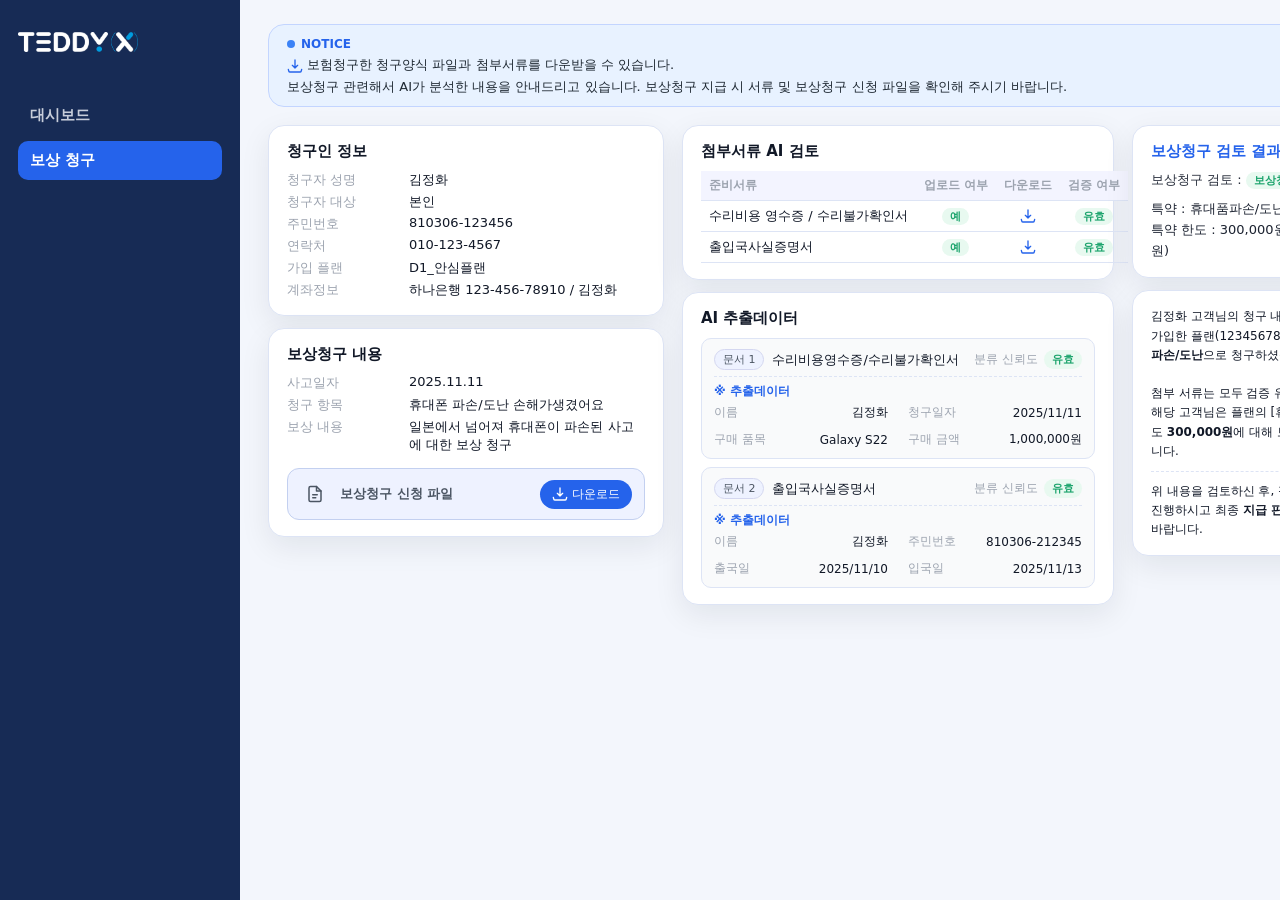
<file: p1-admin-dashboard/index.html>
<!DOCTYPE html>
<html lang="ko">
<head>
  <meta charset="UTF-8" />
  <title>보험 보상 청구 대시보드</title>
  <style>
    /* ==========================
       0. 기본 설정 / 리셋
    =========================== */
    :root {
      --bg-app: #f3f6fc;
      --bg-sidebar: #172b55;
      --bg-card: #ffffff;
      --bg-notice: #e8f2ff;

      --border-subtle: #dde4f5;
      --border-strong: #c3d0f0;

      --text-main: #111827;
      --text-muted: #9ca3af;
      --text-accent: #2563eb;
      --text-success: #1aa36b;

      --radius-lg: 10px;
      --radius-xl: 16px;
      --shadow-card: 0 10px 30px rgba(15, 23, 42, 0.08);
    }

    * {
      box-sizing: border-box;
      margin: 0;
      padding: 0;
    }

    body {
      font-family: -apple-system, BlinkMacSystemFont, "Noto Sans KR",
        system-ui, sans-serif;
      background: var(--bg-app);
      color: var(--text-main);
    }

    a {
      text-decoration: none;
      color: inherit;
    }

    /* ==========================
       1. 전체 레이아웃
    =========================== */
    .app {
      max-width: 1440px;
      min-width: 1440px; /* PC 고정 폭 */
      margin: 0 auto;
      min-height: 100vh;
      display: flex;
      background: var(--bg-app);
    }

    /* ==========================
       2. 사이드바
    =========================== */
    .sidebar {
      width: 240px;
      background: var(--bg-sidebar);
      color: #fff;
      padding: 20px 18px;
      display: flex;
      flex-direction: column;
    }

    .sidebar__logo {
      display: flex;
      align-items: center;
      margin-top: 12px;
      margin-bottom: 32px;
    }

    .sidebar__section {
      margin-top: 8px;
    }

    .sidebar__nav {
      list-style: none;
      display: flex;
      flex-direction: column;
      gap: 6px;
    }

    .sidebar__item {
      display: flex;
      align-items: center;
      padding: 10px 12px;
      border-radius: 10px;
      font-size: 15px;
      font-weight: 600;
      gap: 10px;
      cursor: pointer;
      transition: background 0.15s, opacity 0.15s, transform 0.1s;
      opacity: 0.8;
      color: var(--bg-app);
    }

    .sidebar__item:hover {
      background: rgba(37, 99, 235, 0.2);
      opacity: 1;
      transform: translateY(-1px);
    }

    .sidebar__item--active {
      background: var(--text-accent);
      color: #fff;
      opacity: 1;
    }

    /* ==========================
       3. 메인 영역
    =========================== */
    .main {
      flex: 1;
      padding: 24px 28px 32px;
      display: flex;
      flex-direction: column;
    }

    /* ----- Notice ----- */
    .notice {
      background: var(--bg-notice);
      border-radius: var(--radius-xl);
      padding: 10px 18px;
      display: flex;
      flex-direction: column;
      gap: 4px;
      font-size: 13px;
      border: 1px solid #c3d5ff;
      margin-bottom: 18px;
    }

    .notice__label {
      font-weight: 700;
      color: var(--text-accent);
      display: flex;
      align-items: center;
      gap: 6px;
      font-size: 12px;
      margin-top: 2px;
    }

    .notice__dot {
      width: 8px;
      height: 8px;
      border-radius: 50%;
      background: #3b82f6;
    }

    .notice__text p {
      margin: 0;
      line-height: 1.5;
      color: #1f2933;
    }

    .notice__text p + p {
      margin-top: 2px;
    }

    /* ==========================
       4. 아이콘 공통
    =========================== */
    .icon {
      display: inline-block;
      vertical-align: middle;
    }

    .icon--download {
      width: 16px;
      height: 16px;
    }

    .icon--download path {
      stroke: var(--text-accent);
      fill: none;
      stroke-linecap: round;
      stroke-linejoin: round;
      stroke-width: 2;
    }

    .icon--file {
      width: 18px;
      height: 18px;
    }

    .icon--file path {
      stroke: #4b5563;
      fill: none;
      stroke-linecap: round;
      stroke-linejoin: round;
      stroke-width: 2;
    }

    .btn--icon-white path {
      stroke: #ffffff;
    }

    /* ==========================
       5. 메인 콘텐츠 그리드
    =========================== */
    .content {
      max-width: 1200px;
      width: 100%;
      display: grid;
      grid-template-columns: minmax(0, 2.2fr) minmax(0, 2.4fr) minmax(280px, 1.5fr);
      gap: 18px;
    }

    /* ==========================
       6. 카드 공통
    =========================== */
    .card {
      background: var(--bg-card);
      border-radius: var(--radius-xl);
      padding: 16px 18px;
      box-shadow: var(--shadow-card);
      border: 1px solid var(--border-subtle);
    }

    .card + .card {
      margin-top: 12px;
    }

    .card__header {
      display: flex;
      align-items: center;
      justify-content: space-between;
      margin-bottom: 10px;
    }

    .card__title {
      font-size: 15px;
      font-weight: 600;
      display: flex;
      align-items: center;
      gap: 6px;
    }

    .card__grid {
      display: grid;
      grid-template-columns: 110px minmax(0, 1fr);
      row-gap: 4px;
      column-gap: 12px;
      font-size: 13px;
      margin-top: 4px;
    }

    .field-label {
      color: var(--text-muted);
    }

    .field-value {
      color: var(--text-main);
    }

    /* ==========================
       7. 테이블 / 뱃지
    =========================== */
    .table {
      width: 100%;
      border-collapse: collapse;
      font-size: 13px;
      margin-top: 6px;
    }

    .table th,
    .table td {
      padding: 6px 8px;
      border-bottom: 1px solid var(--border-subtle);
      text-align: center;
      white-space: nowrap;
    }

    .table th {
      font-weight: 600;
      color: var(--text-muted);
      font-size: 12px;
      background: #f3f4ff;
    }

    .table td:nth-child(1) {
      text-align: left;
    }

    .table td:nth-child(2) {
      white-space: normal;
    }

    .badge-status {
      width: fit-content;
      font-size: 11px;
      padding: 2px 8px;
      border-radius: 999px;
      background: #e8f9f0;
      color: var(--text-success);
      font-weight: 600;
    }

    /* ==========================
       8. AI 추출 문서 카드
    =========================== */
    .doc-list {
      display: flex;
      flex-direction: column;
      gap: 8px;
      margin-top: 6px;
      font-size: 12px;
    }

    .doc-item {
      border: 1px solid var(--border-subtle);
      border-radius: 10px;
      padding: 10px 12px;
      background: #f9fafb;
    }

    .doc-item__top {
      display: flex;
      justify-content: space-between;
      align-items: center;
      margin-bottom: 6px;
    }

    .doc-item__meta {
      display: flex;
      align-items: center;
      gap: 8px;
    }

    .doc-badge {
      display: inline-flex;
      align-items: center;
      justify-content: center;
      padding: 2px 8px;
      border-radius: 999px;
      background: #eef2ff;
      color: #4b5563;
      font-size: 11px;
      border: 1px solid #d4d7f0;
    }

    .doc-title {
      font-size: 13px;
      font-weight: 500;
      color: var(--text-main);
    }

    .doc-item__status {
      display: flex;
      align-items: center;
      gap: 6px;
      font-size: 12px;
      justify-content: flex-end;
    }

    .doc-status-label {
      color: var(--text-muted);
      font-weight: 500;
    }

    .doc-status-pill {
      padding: 2px 8px;
      border-radius: 999px;
      background: #e8f9f0;
      color: #1aa36b;
      font-size: 11px;
      font-weight: 600;
    }

    .doc-item__body {
      border-top: 1px dashed var(--border-subtle);
      padding-top: 6px;
    }

    .doc-tag {
      font-size: 12px;
      color: var(--text-accent);
      margin-bottom: 4px;
      font-weight: 600;
    }

    .doc-data {
      display: flex;
      row-gap: 10px;
      column-gap: 20px;
      flex-wrap: wrap;
    }

    .doc-data .data-item {
      display: flex;
      gap: 20px;
      justify-content: space-between;
      flex: 1 1 40%;
      min-width: 120px;
      vertical-align: middle;
      align-items: center;
    }

    .doc-data dt {
      color: var(--text-muted);
    }

    .doc-data dd {
      margin: 0;
      color: var(--text-main);
    }

    /* ==========================
       9. 보상청구 신청 파일 카드
    =========================== */
    .claim-section__file {
      margin-top: 14px;
    }

    .file-card {
      display: flex;
      align-items: center;
      justify-content: space-between;
      padding: 10px 12px;
      border-radius: 12px;
      border: 0.5px solid var(--border-strong);
      background: #eef2ff;
      gap: 10px;
    }

    .file-card__left {
      display: flex;
      align-items: center;
      gap: 10px;
      min-width: 0;
    }

    .file-card__icon {
      width: 30px;
      height: 30px;
      display: flex;
      align-items: center;
      justify-content: center;
    }

    .file-card__title {
      font-size: 13px;
      font-weight: 600;
      color: #4b5563;
    }

    .file-card__btn {
      border: none;
      border-radius: 999px;
      padding: 6px 12px;
      font-size: 12px;
      background: var(--text-accent);
      color: #ffffff;
      display: inline-flex;
      align-items: center;
      gap: 4px;
      cursor: pointer;
      white-space: nowrap;
    }

    .file-card__btn:hover {
      background: #1d4ed8;
    }

    /* ==========================
       10. 보상청구 검토 결과 / 설명
    =========================== */
    .result-card .card__title {
      color: var(--text-accent);
    }

    .result-meta {
      font-size: 13px;
      margin-bottom: 10px;
    }

    .result-meta-label {
      opacity: 0.9;
    }

    .result-text {
      font-size: 13px;
      line-height: 1.6;
      opacity: 0.95;
    }

    .description {
      font-size: 12px;
      line-height: 1.6;
      color: var(--text-main);
    }

    .description__block + .description__block {
      margin-top: 10px;
      padding-top: 10px;
      border-top: 1px dashed var(--border-subtle);
    }

    .description strong {
      color: var(--text-main);
    }
  </style>
</head>
<body>
  <div class="app">
    <!-- ==========================
         Sidebar
    =========================== -->
    <aside class="sidebar">
      <div class="sidebar__logo">
        <a href="https://teddy10.com" class="logo">
          <img src="logo_white.png" alt="티디엑스" style="width:120px;">
        </a>
      </div>

      <div class="sidebar__section">
        <ul class="sidebar__nav">
          <li class="sidebar__item">대시보드</li>
          <li class="sidebar__item sidebar__item--active">보상 청구</li>
        </ul>
      </div>
    </aside>

    <!-- ==========================
         Main
    =========================== -->
    <main class="main">
      <!-- Notice -->
      <section class="notice">
        <div class="notice__label">
          <span class="notice__dot"></span>
          NOTICE
        </div>
        <div class="notice__text">
          <p>
            <span class="icon icon--download">
              <svg viewBox="0 0 24 24" class="icon--download">
                <path d="M12 15V3m0 12l-4-4m4 4l4-4M2 17l.621 2.485A2 2 0 0 0 4.561 21h14.878a2 2 0 0 0 1.94-1.515L22 17"/>
              </svg>
            </span>
            보험청구한 청구양식 파일과 첨부서류를 다운받을 수 있습니다.
          </p>
          <p>
            보상청구 관련해서 AI가 분석한 내용을 안내드리고 있습니다.
            보상청구 지급 시 서류 및 보상청구 신청 파일을 확인해 주시기 바랍니다.
          </p>
        </div>
      </section>

      <!-- 본문 컨텐츠 -->
      <section class="content">
        <!-- ==========================
             좌측 : 청구인 정보 / 보상청구 내용
        =========================== -->
        <div class="claim-section">
          <!-- 청구인 정보 -->
          <article class="card">
            <div class="card__header">
              <div class="card__title">청구인 정보</div>
            </div>

            <div class="card__grid">
              <div class="field-label">청구자 성명</div>
              <div class="field-value">김정화</div>

              <div class="field-label">청구자 대상</div>
              <div class="field-value">본인</div>

              <div class="field-label">주민번호</div>
              <div class="field-value">810306-123456</div>

              <div class="field-label">연락처</div>
              <div class="field-value">010-123-4567</div>

              <div class="field-label">가입 플랜</div>
              <div class="field-value">D1_안심플랜</div>

              <div class="field-label">계좌정보</div>
              <div class="field-value">하나은행 123-456-78910 / 김정화</div>
            </div>
          </article>

          <!-- 보상청구 내용 -->
          <article class="card">
            <div class="card__header">
              <div class="card__title">보상청구 내용</div>
            </div>

            <div class="card__grid">
              <div class="field-label">사고일자</div>
              <div class="field-value">2025.11.11</div>

              <div class="field-label">청구 항목</div>
              <div class="field-value">휴대폰 파손/도난 손해가생겼어요</div>

              <div class="field-label">보상 내용</div>
              <div class="field-value">
                일본에서 넘어져 휴대폰이 파손된 사고에 대한 보상 청구
              </div>
            </div>

            <!-- 보상청구 신청 파일 UI -->
            <div class="claim-section__file">
              <div class="file-card">
                <div class="file-card__left">
                  <div class="file-card__icon">
                    <svg viewBox="0 0 24 24" class="icon icon--file">
                      <path d="M14 2H6a2 2 0 0 0-2 2v16a2 2 0 0 0 2 2h12a2 2 0 0 0 2-2V8z"/>
                      <path d="M14 2v6h6M9 13h6M9 17h4"/>
                    </svg>
                  </div>
                  <div>
                    <div class="file-card__title">보상청구 신청 파일</div>
                  </div>
                </div>
                <button class="file-card__btn btn--icon-white" type="button">
                  <svg viewBox="0 0 24 24" class="icon icon--download">
                    <path d="M12 15V3m0 12l-4-4m4 4l4-4M2 17l.621 2.485A2 2 0 0 0 4.561 21h14.878a2 2 0 0 0 1.94-1.515L22 17"/>
                  </svg>
                  다운로드
                </button>
              </div>
            </div>
          </article>
        </div>

        <!-- ==========================
             중간 : 첨부서류 AI 검토 + AI 추출데이터
        =========================== -->
        <div>
          <!-- 첨부서류 AI 검토 -->
          <article class="card">
            <div class="card__header">
              <div class="card__title">첨부서류 AI 검토</div>
            </div>

            <table class="table">
              <thead>
                <tr>
                  <th style="width: 120px; text-align: left;">준비서류</th>
                  <th style="width: 80px;">업로드 여부</th>
                  <th style="width: 80px;">다운로드</th>
                  <th style="width: 70px;">검증 여부</th>
                </tr>
              </thead>
              <tbody>
                <tr>
                  <td>수리비용 영수증 / 수리불가확인서</td>
                  <td><span class="badge-status">예</span></td>
                  <td>
                    <span class="icon icon--download">
                      <svg viewBox="0 0 24 24" class="icon--download">
                        <path d="M12 15V3m0 12l-4-4m4 4l4-4M2 17l.621 2.485A2 2 0 0 0 4.561 21h14.878a2 2 0 0 0 1.94-1.515L22 17"/>
                      </svg>
                    </span>
                  </td>
                  <td><span class="badge-status">유효</span></td>
                </tr>
                <tr>
                  <td>출입국사실증명서</td>
                  <td><span class="badge-status">예</span></td>
                  <td>
                    <span class="icon icon--download">
                      <svg viewBox="0 0 24 24" class="icon--download">
                        <path d="M12 15V3m0 12l-4-4m4 4l4-4M2 17l.621 2.485A2 2 0 0 0 4.561 21h14.878a2 2 0 0 0 1.94-1.515L22 17"/>
                      </svg>
                    </span>
                  </td>
                  <td><span class="badge-status">유효</span></td>
                </tr>
              </tbody>
            </table>
          </article>

          <!-- AI 추출데이터 -->
          <article class="card">
            <div class="card__header">
              <div class="card__title">AI 추출데이터</div>
            </div>

            <div class="doc-list">
              <!-- 문서 1 -->
              <div class="doc-item">
                <div class="doc-item__top">
                  <div class="doc-item__meta">
                    <span class="doc-badge">문서 1</span>
                    <span class="doc-title">수리비용영수증/수리불가확인서</span>
                  </div>
                  <div class="doc-item__status">
                    <span class="doc-status-label">분류 신뢰도</span>
                    <span class="doc-status-pill">유효</span>
                  </div>
                </div>

                <div class="doc-item__body">
                  <div class="doc-tag">※ 추출데이터</div>
                  <dl class="doc-data">
                    <div class="data-item">
                      <dt>이름</dt>
                      <dd>김정화</dd>
                    </div>
                    <div class="data-item">
                      <dt>청구일자</dt>
                      <dd>2025/11/11</dd>
                    </div>
                    <div class="data-item">
                      <dt>구매 품목</dt>
                      <dd>Galaxy S22</dd>
                    </div>
                    <div class="data-item">
                      <dt>구매 금액</dt>
                      <dd>1,000,000원</dd>
                    </div>
                  </dl>
                </div>
              </div>

              <!-- 문서 2 -->
              <div class="doc-item">
                <div class="doc-item__top">
                  <div class="doc-item__meta">
                    <span class="doc-badge">문서 2</span>
                    <span class="doc-title">출입국사실증명서</span>
                  </div>
                  <div class="doc-item__status">
                    <span class="doc-status-label">분류 신뢰도</span>
                    <span class="doc-status-pill">유효</span>
                  </div>
                </div>

                <div class="doc-item__body">
                  <div class="doc-tag">※ 추출데이터</div>
                  <dl class="doc-data">
                    <div class="data-item">
                      <dt>이름</dt>
                      <dd>김정화</dd>
                    </div>
                    <div class="data-item">
                      <dt>주민번호</dt>
                      <dd>810306-212345</dd>
                    </div>
                    <div class="data-item">
                      <dt>출국일</dt>
                      <dd>2025/11/10</dd>
                    </div>
                    <div class="data-item">
                      <dt>입국일</dt>
                      <dd>2025/11/13</dd>
                    </div>
                  </dl>
                </div>
              </div>
            </div>
          </article>
        </div>

        <!-- ==========================
             우측 : 검토 결과 + 설명
        =========================== -->
        <aside>
          <!-- 보상청구 검토 결과 -->
          <article class="card result-card">
            <div class="card__header">
              <div class="card__title">보상청구 검토 결과</div>
            </div>

            <div class="result-meta">
              <span class="result-meta-label">보상청구 검토 :</span>
              <span class="badge-status">보상청구 가능</span>
            </div>

            <p class="result-text">
              특약 : 휴대품파손/도난 <br/>
              특약 한도 : 300,000원(자기부담금 1만원)
            </p>
          </article>

          <!-- 설명 패널 -->
          <article class="card" style="margin-top:12px;">
            <div class="description">
              <div class="description__block">
                김정화 고객님의 청구 내역 검증 결과,<br/>
                가입한 플랜(12345678)에 있는 특약
                <strong>휴대품 파손/도난</strong>으로 청구하셨습니다.<br/><br/>
                첨부 서류는 모두 검증 유효로 판독되었으며,<br/>
                해당 고객님은 플랜의 [휴대품 파손/도난] 한도
                <strong>300,000원</strong>에 대해 보상 받으실 수 있습니다.
              </div>

              <div class="description__block">
                위 내용을 검토하신 후, 필요 시 추가 확인을 진행하시고
                최종 <strong>지급 판단</strong>을 진행해 주시기 바랍니다.
              </div>
            </div>
          </article>
        </aside>
      </section>
    </main>
  </div>
</body>
</html>
</file>
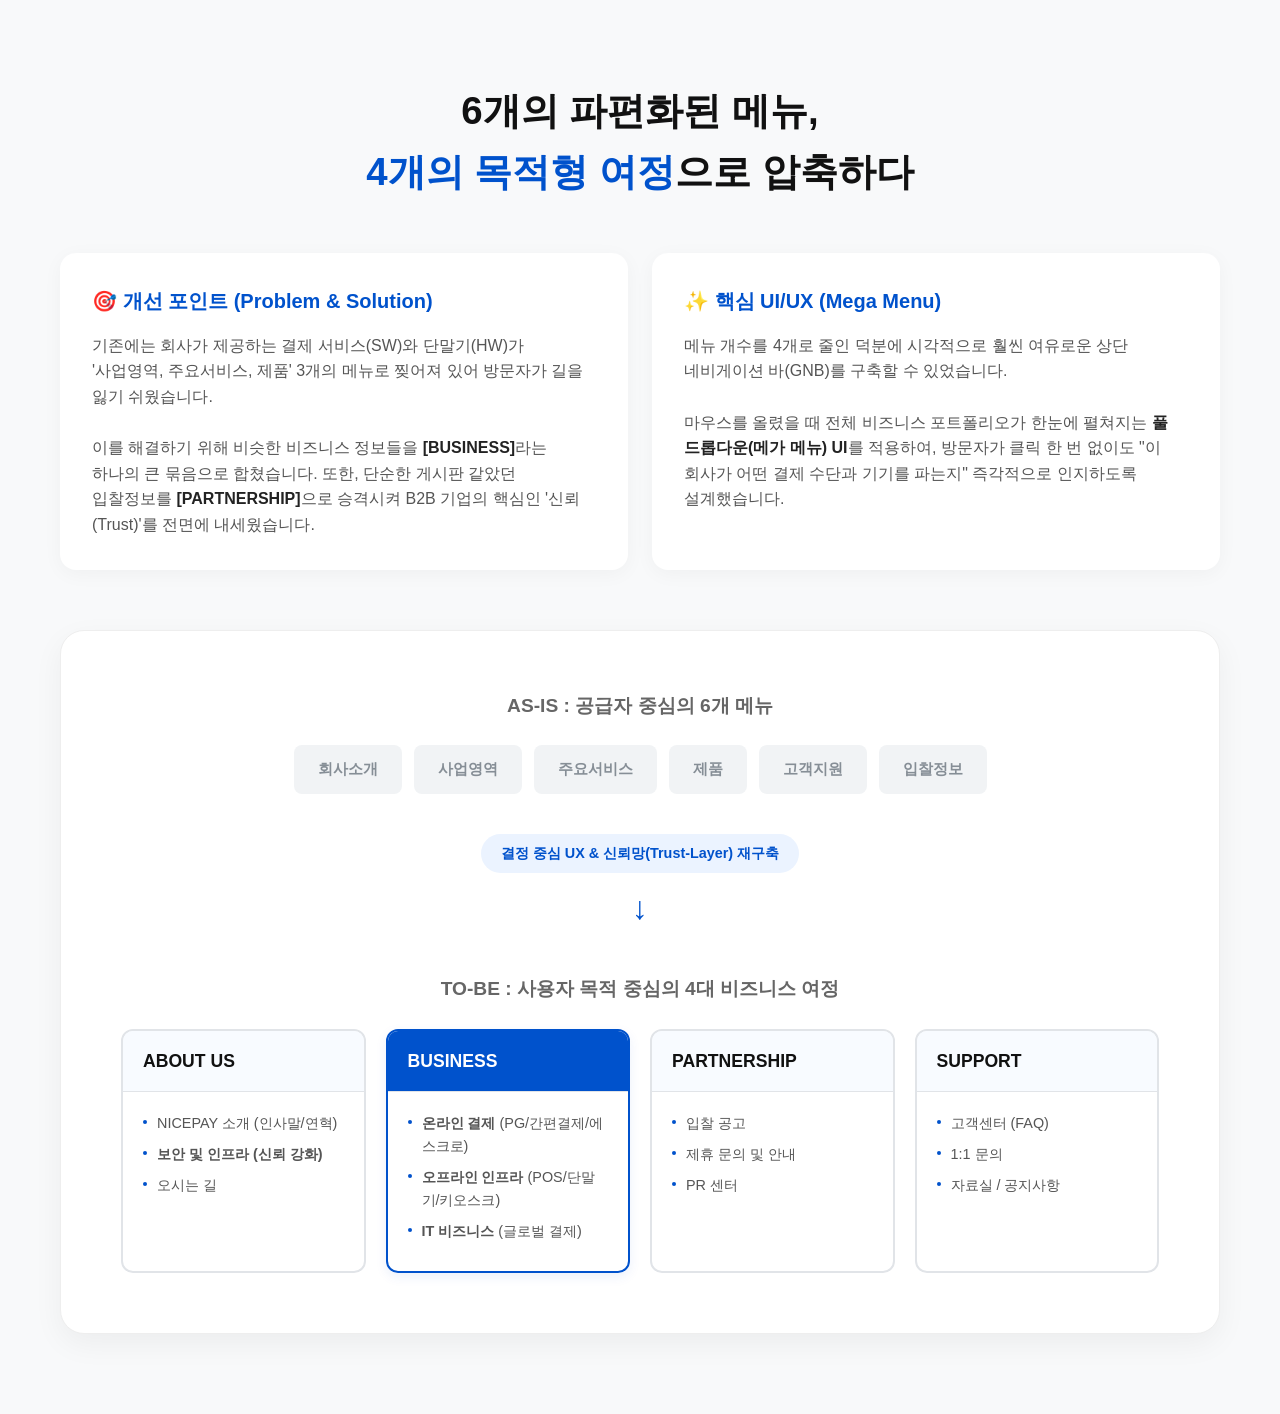
<file: portfolio-2026-b/concept-b copy.html>
<!DOCTYPE html>
<html lang="ko">
<head>
<meta charset="UTF-8">
<meta name="viewport" content="width=device-width, initial-scale=1.0">
<title>NICEPAY IA Redesign</title>
<style>
  /* 기본 스타일 리셋 및 폰트 */
  * { box-sizing: border-box; margin: 0; padding: 0; }
  body {
    font-family: 'Pretendard', -apple-system, sans-serif;
    background-color: #f8f9fa;
    color: #333;
    line-height: 1.6;
  }

  /* 포트폴리오 컨테이너 */
  .ia-portfolio-section {
    max-width: 1200px;
    margin: 80px auto;
    padding: 0 20px;
  }

  /* 1. 타이틀 영역 */
  .sec-title {
    text-align: center;
    margin-bottom: 50px;
  }
  .sec-title h2 {
    font-size: 2.4rem;
    font-weight: 800;
    color: #111;
    margin-bottom: 16px;
    word-break: keep-all;
  }
  .sec-title .highlight {
    color: #0052cc; /* NICEPAY 블루 */
  }

  /* 2. 텍스트 기획 영역 (개선 포인트 & 핵심 UI/UX) */
  .strategy-cards {
    display: flex;
    gap: 24px;
    margin-bottom: 60px;
  }
  .strategy-card {
    flex: 1;
    background: #fff;
    border-radius: 16px;
    padding: 32px;
    box-shadow: 0 4px 20px rgba(0,0,0,0.04);
  }
  .strategy-card h3 {
    font-size: 1.25rem;
    color: #0052cc;
    margin-bottom: 16px;
    display: flex;
    align-items: center;
    gap: 8px;
  }
  .strategy-card p {
    font-size: 1rem;
    color: #555;
    word-break: keep-all;
  }
  .strategy-card p strong {
    color: #222;
  }

  /* 3. IA 다이어그램 영역 */
  .ia-visual-board {
    background: #fff;
    border-radius: 24px;
    padding: 60px;
    box-shadow: 0 10px 30px rgba(0,0,0,0.05);
    border: 1px solid #eee;
  }
  .ia-visual-title {
    font-size: 1.2rem;
    font-weight: 700;
    margin-bottom: 24px;
    text-align: center;
    color: #666;
  }

  /* AS-IS (기존) */
  .asis-wrap {
    display: flex;
    justify-content: center;
    gap: 12px;
    flex-wrap: wrap;
    margin-bottom: 40px;
  }
  .asis-item {
    background: #f1f3f5;
    color: #868e96;
    padding: 12px 24px;
    border-radius: 8px;
    font-size: 0.95rem;
    font-weight: 600;
  }

  /* 화살표 (흐름) */
  .flow-arrow {
    text-align: center;
    margin-bottom: 40px;
    position: relative;
  }
  .flow-arrow::after {
    content: '↓';
    display: block;
    font-size: 2rem;
    color: #0052cc;
    margin-top: 10px;
  }
  .flow-badge {
    display: inline-block;
    background: #ebf3ff;
    color: #0052cc;
    padding: 8px 20px;
    border-radius: 30px;
    font-weight: 700;
    font-size: 0.9rem;
  }

  /* TO-BE (개선) */
  .tobe-wrap {
    display: grid;
    grid-template-columns: repeat(4, 1fr);
    gap: 20px;
  }
  .tobe-card {
    border: 2px solid #e1e4e8;
    border-radius: 12px;
    overflow: hidden;
    transition: all 0.3s ease;
  }
  .tobe-card:hover {
    border-color: #0052cc;
    box-shadow: 0 8px 24px rgba(0,82,204,0.1);
    transform: translateY(-5px);
  }
  .tobe-head {
    background: #f8fbff;
    padding: 16px 20px;
    border-bottom: 1px solid #e1e4e8;
    font-weight: 800;
    font-size: 1.1rem;
    color: #111;
  }
  .tobe-body {
    padding: 20px;
  }
  .tobe-body ul {
    list-style: none;
  }
  .tobe-body li {
    font-size: 0.9rem;
    color: #555;
    margin-bottom: 8px;
    position: relative;
    padding-left: 14px;
  }
  .tobe-body li::before {
    content: '';
    position: absolute;
    left: 0;
    top: 8px;
    width: 4px;
    height: 4px;
    background-color: #0052cc;
    border-radius: 50%;
  }

  /* 모바일 반응형 */
  @media (max-width: 900px) {
    .strategy-cards { flex-direction: column; }
    .tobe-wrap { grid-template-columns: repeat(2, 1fr); }
    .ia-visual-board { padding: 30px 20px; }
  }
  @media (max-width: 500px) {
    .tobe-wrap { grid-template-columns: 1fr; }
  }
</style>
</head>
<body>

<section class="ia-portfolio-section reveal">
  
  <div class="sec-title">
    <h2>6개의 파편화된 메뉴,<br><span class="highlight">4개의 목적형 여정</span>으로 압축하다</h2>
  </div>

  <div class="strategy-cards">
    <div class="strategy-card">
      <h3>🎯 개선 포인트 (Problem & Solution)</h3>
      <p>기존에는 회사가 제공하는 결제 서비스(SW)와 단말기(HW)가 '사업영역, 주요서비스, 제품' 3개의 메뉴로 찢어져 있어 방문자가 길을 잃기 쉬웠습니다.<br><br>
      이를 해결하기 위해 비슷한 비즈니스 정보들을 <strong>[BUSINESS]</strong>라는 하나의 큰 묶음으로 합쳤습니다. 또한, 단순한 게시판 같았던 입찰정보를 <strong>[PARTNERSHIP]</strong>으로 승격시켜 B2B 기업의 핵심인 '신뢰(Trust)'를 전면에 내세웠습니다.</p>
    </div>
    
    <div class="strategy-card">
      <h3>✨ 핵심 UI/UX (Mega Menu)</h3>
      <p>메뉴 개수를 4개로 줄인 덕분에 시각적으로 훨씬 여유로운 상단 네비게이션 바(GNB)를 구축할 수 있었습니다.<br><br>
      마우스를 올렸을 때 전체 비즈니스 포트폴리오가 한눈에 펼쳐지는 <strong>풀 드롭다운(메가 메뉴) UI</strong>를 적용하여, 방문자가 클릭 한 번 없이도 "이 회사가 어떤 결제 수단과 기기를 파는지" 즉각적으로 인지하도록 설계했습니다.</p>
    </div>
  </div>

  <div class="ia-visual-board">
    
    <div class="ia-visual-title">AS-IS : 공급자 중심의 6개 메뉴</div>
    <div class="asis-wrap">
      <div class="asis-item">회사소개</div>
      <div class="asis-item">사업영역</div>
      <div class="asis-item">주요서비스</div>
      <div class="asis-item">제품</div>
      <div class="asis-item">고객지원</div>
      <div class="asis-item">입찰정보</div>
    </div>

    <div class="flow-arrow">
      <div class="flow-badge">결정 중심 UX & 신뢰망(Trust-Layer) 재구축</div>
    </div>

    <div class="ia-visual-title">TO-BE : 사용자 목적 중심의 4대 비즈니스 여정</div>
    <div class="tobe-wrap" id="flowDiagram">
      
      <div class="tobe-card flow-node">
        <div class="tobe-head">ABOUT US</div>
        <div class="tobe-body">
          <ul>
            <li>NICEPAY 소개 (인사말/연혁)</li>
            <li><strong>보안 및 인프라 (신뢰 강화)</strong></li>
            <li>오시는 길</li>
          </ul>
        </div>
      </div>

      <div class="tobe-card flow-node" style="border-color: #0052cc; box-shadow: 0 4px 12px rgba(0,82,204,0.08);">
        <div class="tobe-head" style="background-color: #0052cc; color: #fff;">BUSINESS</div>
        <div class="tobe-body">
          <ul>
            <li><strong>온라인 결제</strong> (PG/간편결제/에스크로)</li>
            <li><strong>오프라인 인프라</strong> (POS/단말기/키오스크)</li>
            <li><strong>IT 비즈니스</strong> (글로벌 결제)</li>
          </ul>
        </div>
      </div>

      <div class="tobe-card flow-node">
        <div class="tobe-head">PARTNERSHIP</div>
        <div class="tobe-body">
          <ul>
            <li>입찰 공고</li>
            <li>제휴 문의 및 안내</li>
            <li>PR 센터</li>
          </ul>
        </div>
      </div>

      <div class="tobe-card flow-node">
        <div class="tobe-head">SUPPORT</div>
        <div class="tobe-body">
          <ul>
            <li>고객센터 (FAQ)</li>
            <li>1:1 문의</li>
            <li>자료실 / 공지사항</li>
          </ul>
        </div>
      </div>

    </div>
  </div>

</section>

</body>
</html>
</file>
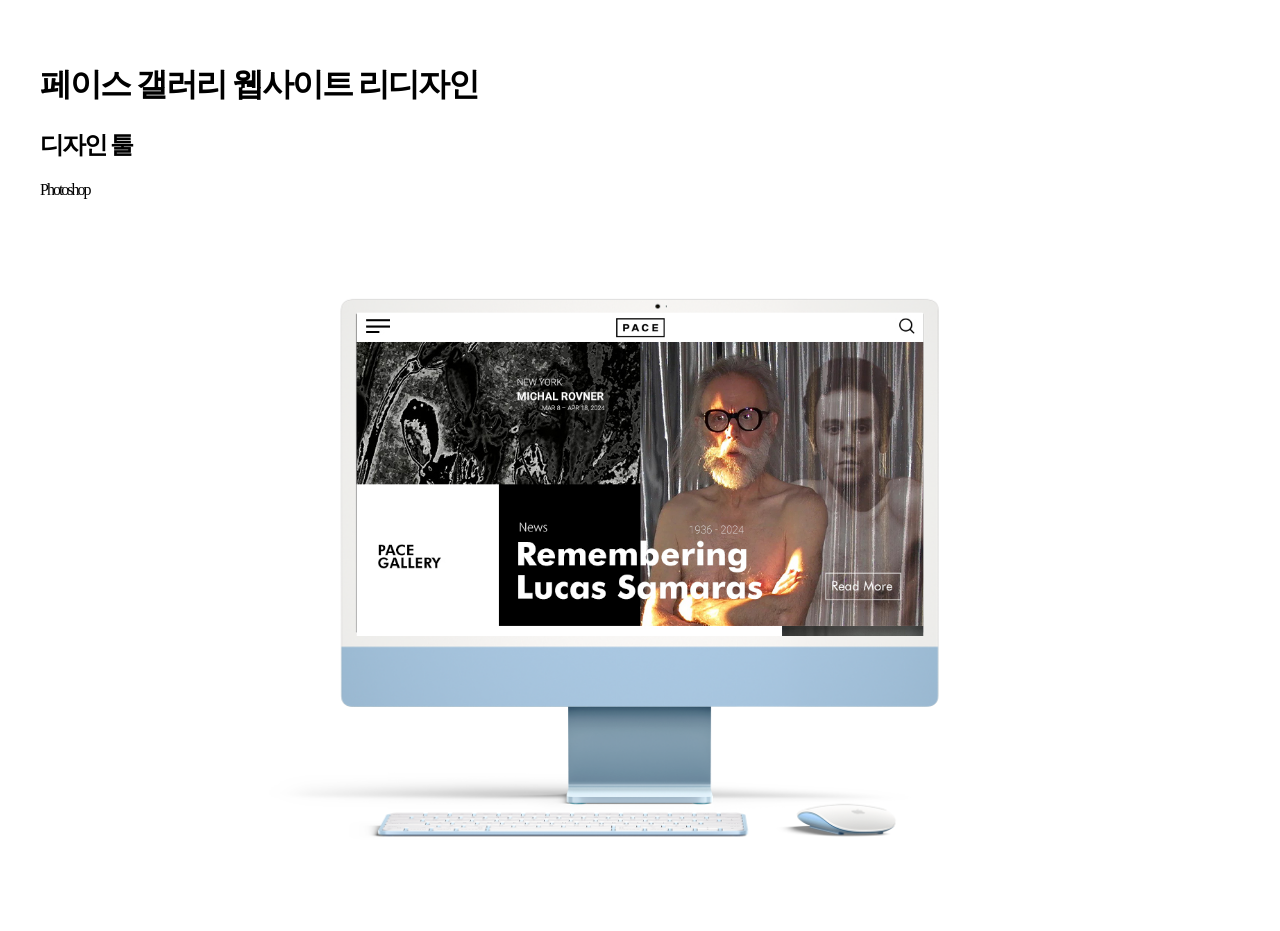
<file: portfolio-2026/design__pace.html>
<!DOCTYPE html>
<html lang="kr">
<head>
    <meta charset="UTF-8">
    <title>페이스 갤러리</title>

    <style>
        #wrap {width: 1200px; margin: 0 auto; margin-top: 5%; letter-spacing: -2px;}
        .mockup { position: relative; width: 80%; margin: 0 auto;}
        .mockup .item { position: absolute; left: 50%; top:15.8%; transform: translateX(-50%); width: 567px; height: 323px; overflow-y: scroll;  }
        .mockup .item::-webkit-scrollbar {
            width: 10px;
        }
        .mockup .item::-webkit-scrollbar-track { 
            background-color: rgb(180, 180, 180);
        }
        .mockup .item::-webkit-scrollbar-thumb { 
            background-color: rgb(58, 166, 255);
        }
        .mockup .item::-webkit-scrollbar-button {
            display: none;
        }
        .mockup .item img{width: 100%; height: fit-content;}
        .mockup img {width: 100%;}

        .pop .in strong {border-bottom: 2px solid #222;}
        .pop .in p {display: inline;}
        .pop .in span {margin-left: 20px; font-size: 1.5rem; color: #20a2ad; font-weight: 800; letter-spacing: -1px;}

    </style>
</head>
<body>
    <div id="wrap">
        <header>
            <h1>페이스 갤러리 웹사이트 리디자인</h1>
            <h2>디자인 툴</h2>
            <span>Photoshop</span>
        </header>

        <main>
            <div class="mockup">
                <div class="item">
                   <img src="./images/design_pace.jpg" alt="">
                </div>
                <img src="./images/iMacMockup.png" alt="pc 목업 이미지">
            </div>

        </main>
    </div>
</body>
</html>
</file>
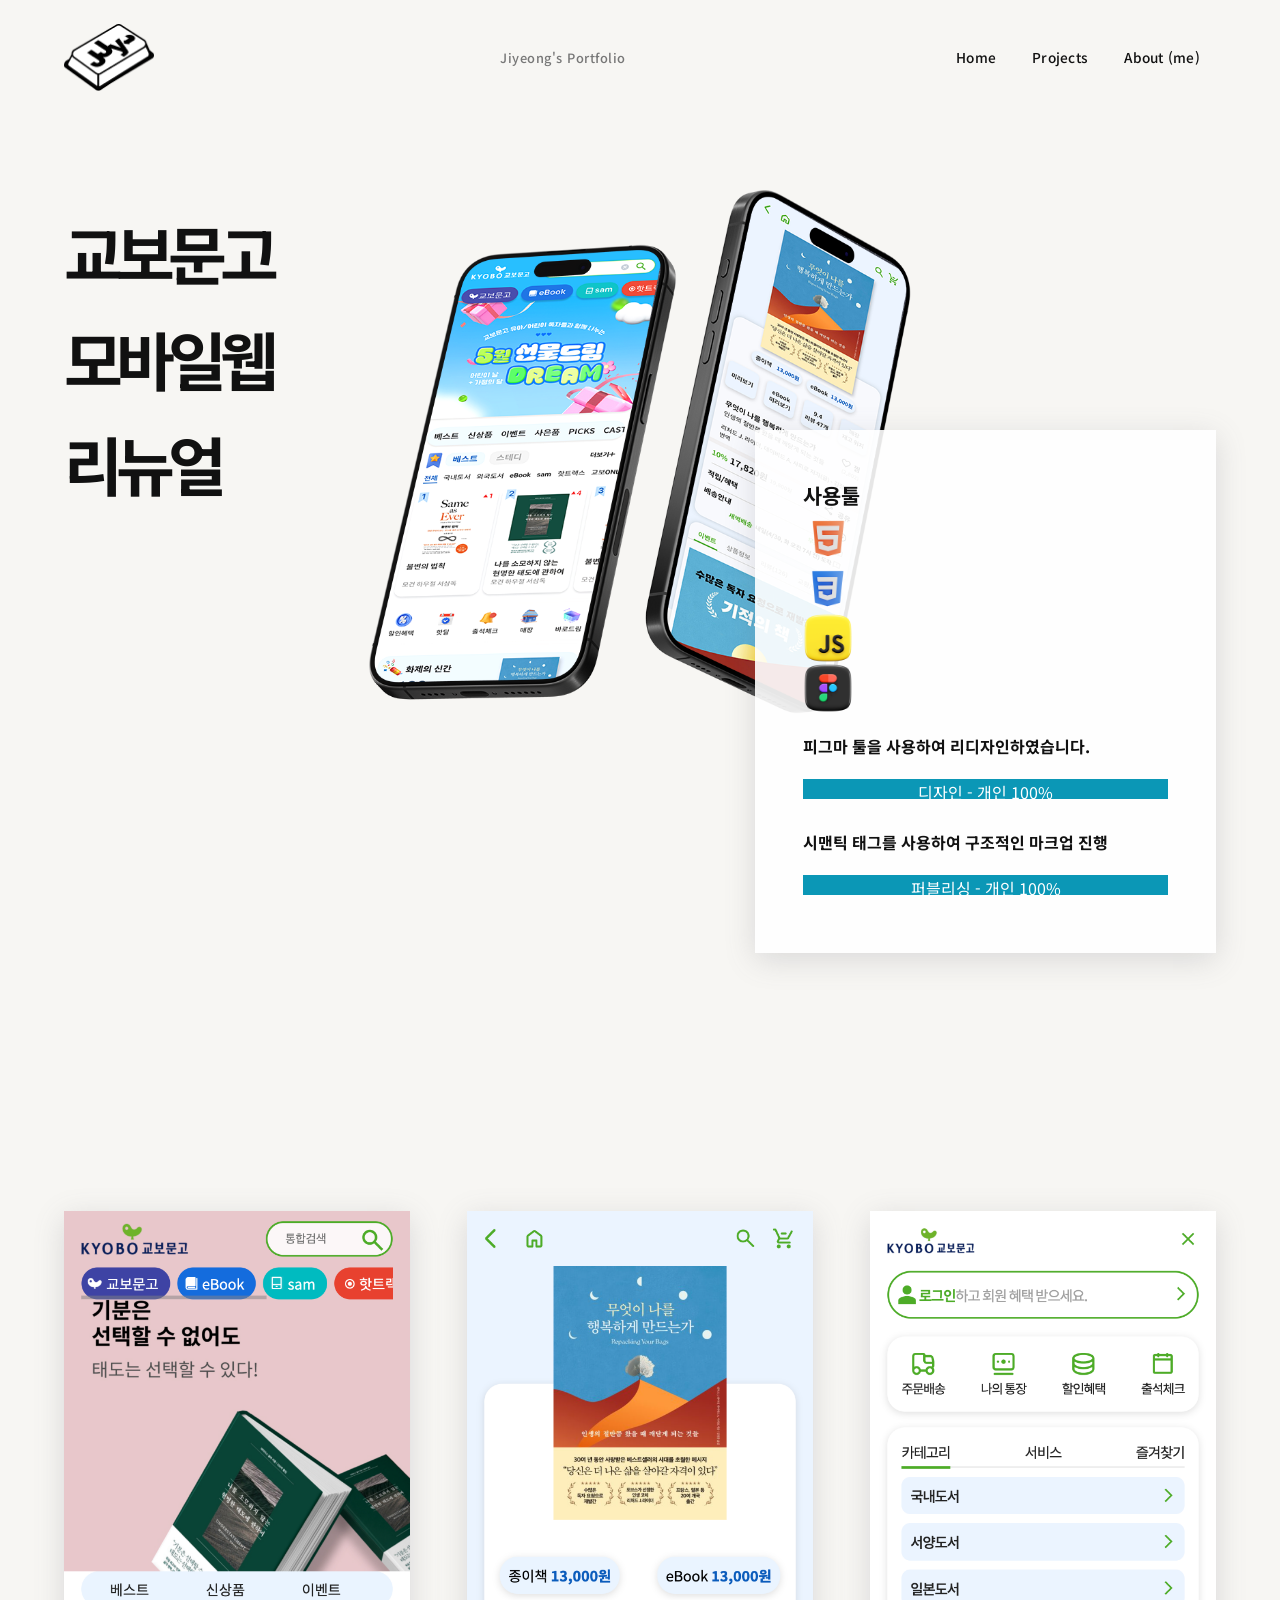
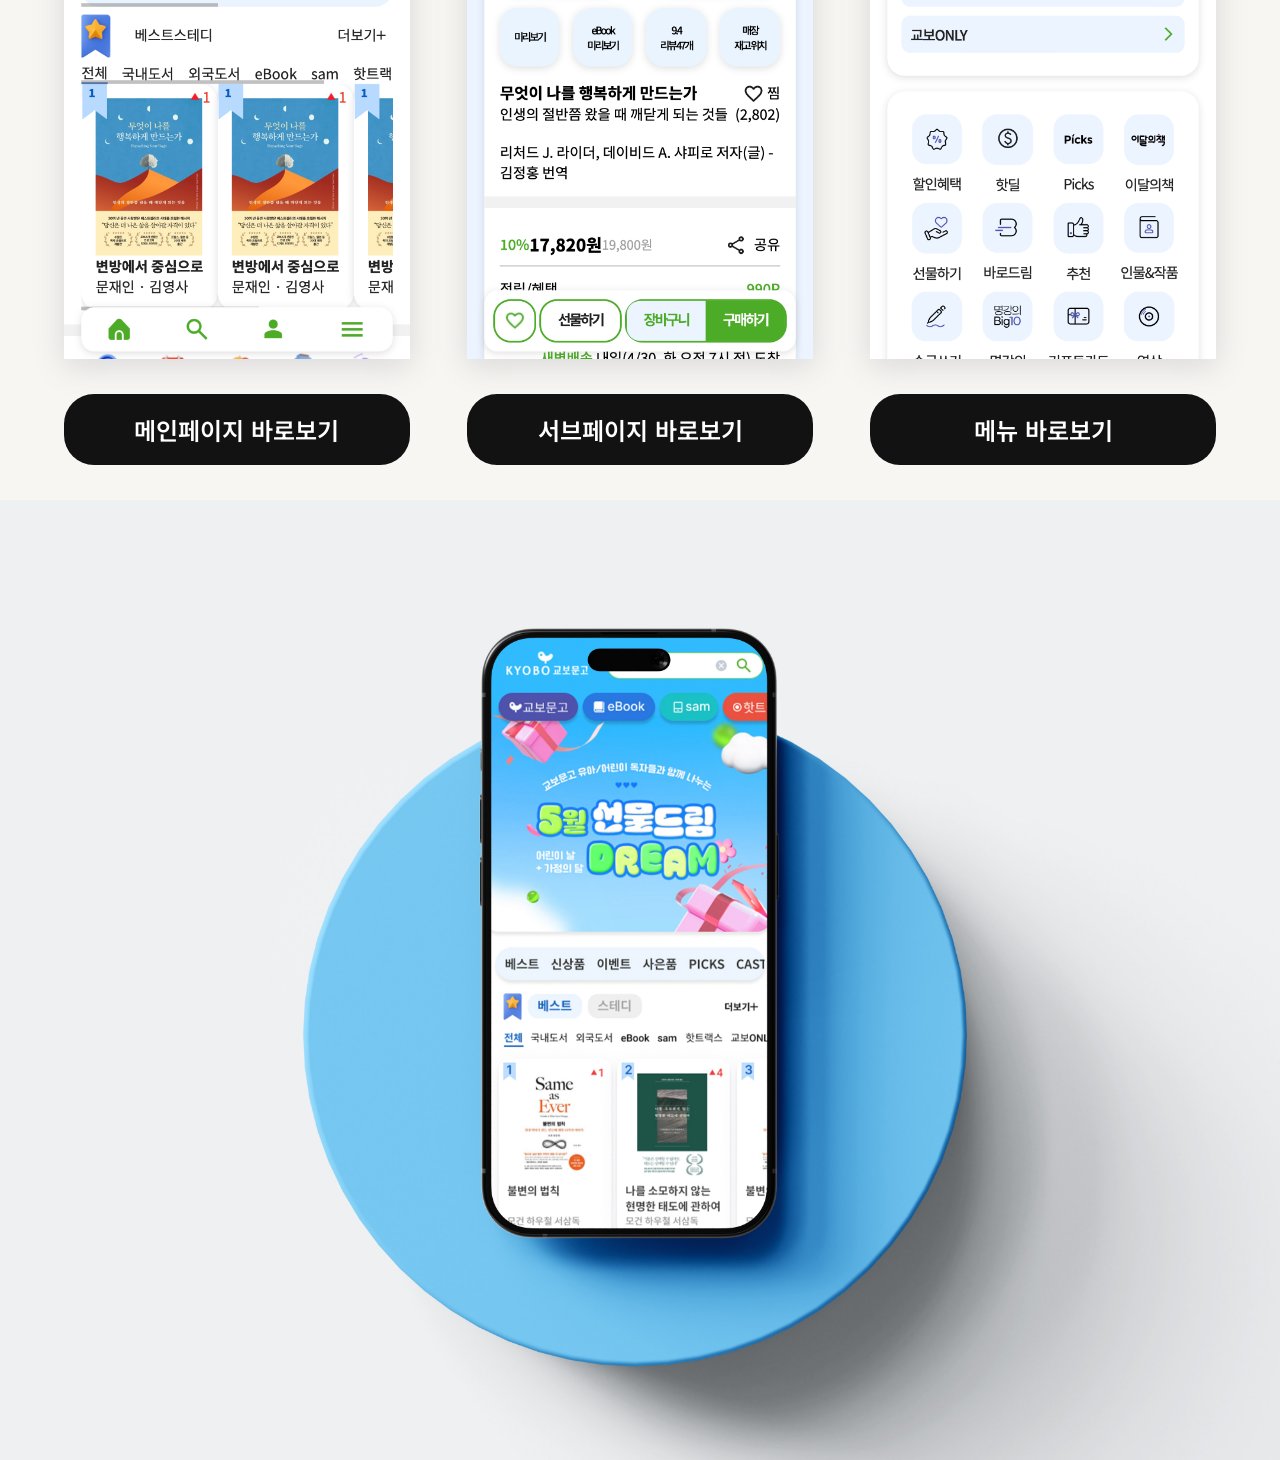
<file: portfolio-2026/project__kyobo.html>
<!DOCTYPE html>
<html lang="ko">
<head>
    <meta charset="UTF-8">
    <meta name="viewport" content="width=device-width, initial-scale=1.0">
    <title>교보문고 모바일 웹 리뉴얼 | 장지영 포트폴리오</title>
    <link rel="icon" href="./images/favicon.ico">
    <link rel="stylesheet" href="./style.css">
    <link rel="stylesheet" href="./sub__projectpage.css">
    <link rel="stylesheet" href="https://code.ionicframework.com/ionicons/2.0.1/css/ionicons.min.css">
    <link rel="preconnect" href="https://fonts.googleapis.com">
    <link rel="preconnect" href="https://fonts.gstatic.com" crossorigin>
    <link href="https://fonts.googleapis.com/css2?family=Noto+Sans+KR:wght@100..900&display=swap" rel="stylesheet">
</head>
<body>
    <header id="header" role="banner">
        <div class="inner">
            <h1 class="logo">
                <a href="./index.html" aria-label="포트폴리오 메인으로 이동">
                    <img src="images/logo.png" alt="장지영 포트폴리오 로고">
                </a>
            </h1>
            <p class="header__tagline">Jiyeong's Portfolio</p>
            <nav role="navigation" aria-label="주요 메뉴">
                <ul>
                    <li><a href="./index.html#header">Home</a></li>
                    <li><a href="./index.html#projects">Projects</a></li>
                    <li><a href="./index.html#about">About (me)</a></li>
                </ul>
            </nav>
        </div>
    </header>

    <main id="main" class="kyobo__bg">
        <div class="inner">
            <div class="project__title">
                <h2>
                    교보문고 <br>
                    모바일웹 <br>
                    리뉴얼
                </h2>
            </div>
            <div class="project__item">
                <ul>
                    <li>사용툴</li>
                    <li>
                        <img src="images/html5.png" alt="HTML5">
                        <img src="images/Css3.png" alt="CSS3">
                        <img src="images/JavaScript.png" alt="JavaScript">
                        <img src="images/Figma.png" alt="Figma">
                    </li>
                    <li>
                        <strong>피그마 툴을 사용하여 리디자인하였습니다.</strong>
                    </li>
                    <li class="bar">
                        <div class="graph">
                            <div class="fill">디자인 - 개인 100%</div>
                        </div>
                    </li>
                    <strong>시맨틱 태그를 사용하여 구조적인 마크업 진행</strong>
                    <li class="bar">
                        <div class="graph">
                            <div class="fill">퍼블리싱 - 개인 100%</div>
                        </div>
                    </li>
                </ul>
            </div>
        </div>
    </main>

    <section class="project__link inner" aria-label="교보문고 프로젝트 페이지 링크">
        <ul>
            <li>
                <img src="./images/kybo_screen.png" alt="교보문고 메인페이지 스크린샷" loading="lazy">
                <a target="_blank" rel="noopener noreferrer" href="https://superji0.github.io/mobile_kyobo/" class="site__link">메인페이지 바로보기</a>
            </li>
            <li>
                <img src="./images/kybo_screen03.png" alt="교보문고 서브페이지 스크린샷" loading="lazy">
                <a target="_blank" rel="noopener noreferrer" href="https://superji0.github.io/mobile_kyobo/sub.html" class="site__link">서브페이지 바로보기</a>
            </li>
            <li>
                <img src="./images/kybo_screen02.png" alt="교보문고 메뉴 스크린샷" loading="lazy">
                <a target="_blank" rel="noopener noreferrer" href="https://superji0.github.io/mobile_kyobo/menu.html" class="site__link">메뉴 바로보기</a>
            </li>
        </ul>
    </section>

    <section class="project__visual" aria-label="교보문고 프로젝트 전체 목업">
        <img src="images/mockup_kyobo.jpg" alt="교보문고 모바일웹 전체 목업 이미지" loading="lazy">
    </section>

    <script>
    const header = document.querySelector('#header');
    const gnbLinks = document.querySelectorAll('#header nav li a');

    window.addEventListener('scroll', function () {
        const scrollPosition = window.scrollY;
        if (scrollPosition > 0) {
            header.classList.add('on');
            header.style.transition = '0.2s ease-in';
            document.querySelector('.logo').style.display = 'none';
            gnbLinks.forEach(function (link) { link.classList.add('on'); });
        } else {
            header.classList.remove('on');
            document.querySelector('.logo').style.display = 'block';
            gnbLinks.forEach(function (link) { link.classList.remove('on'); });
        }
    });
    </script>
</body>
</html>
</file>
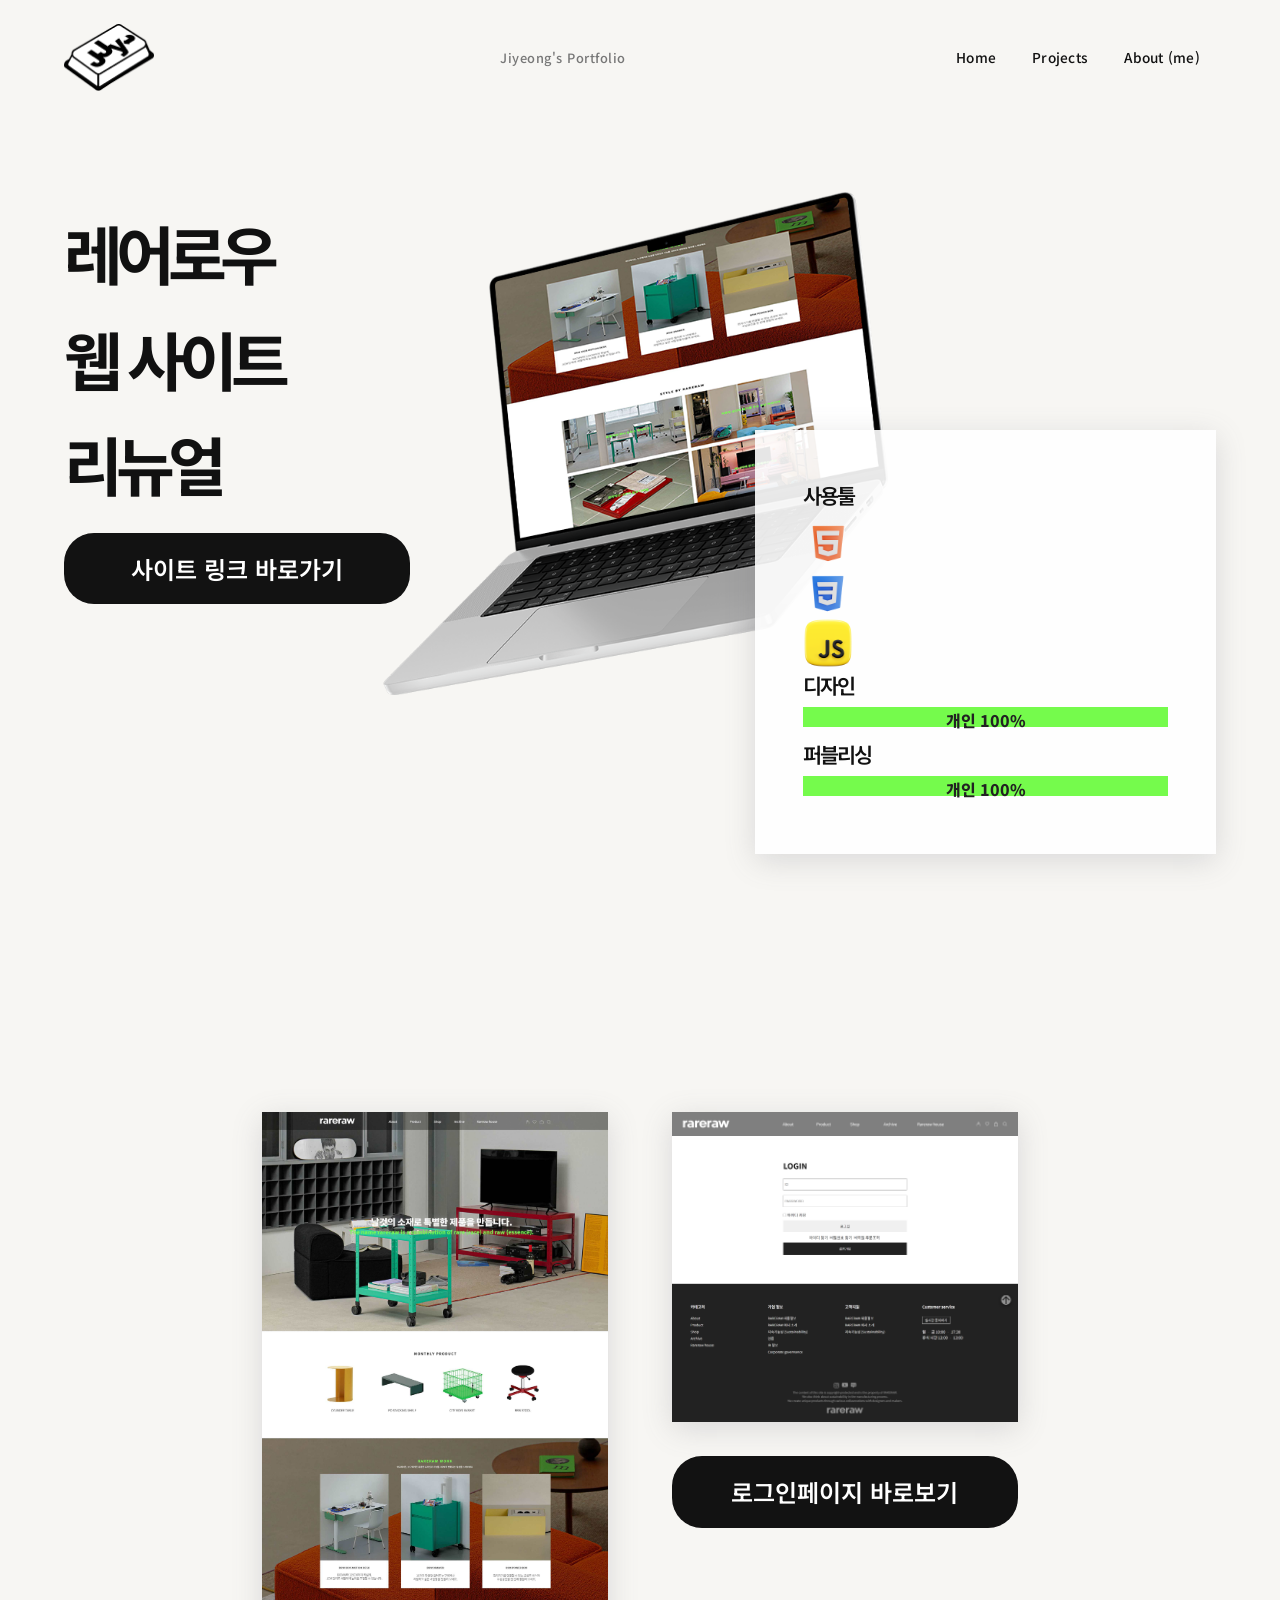
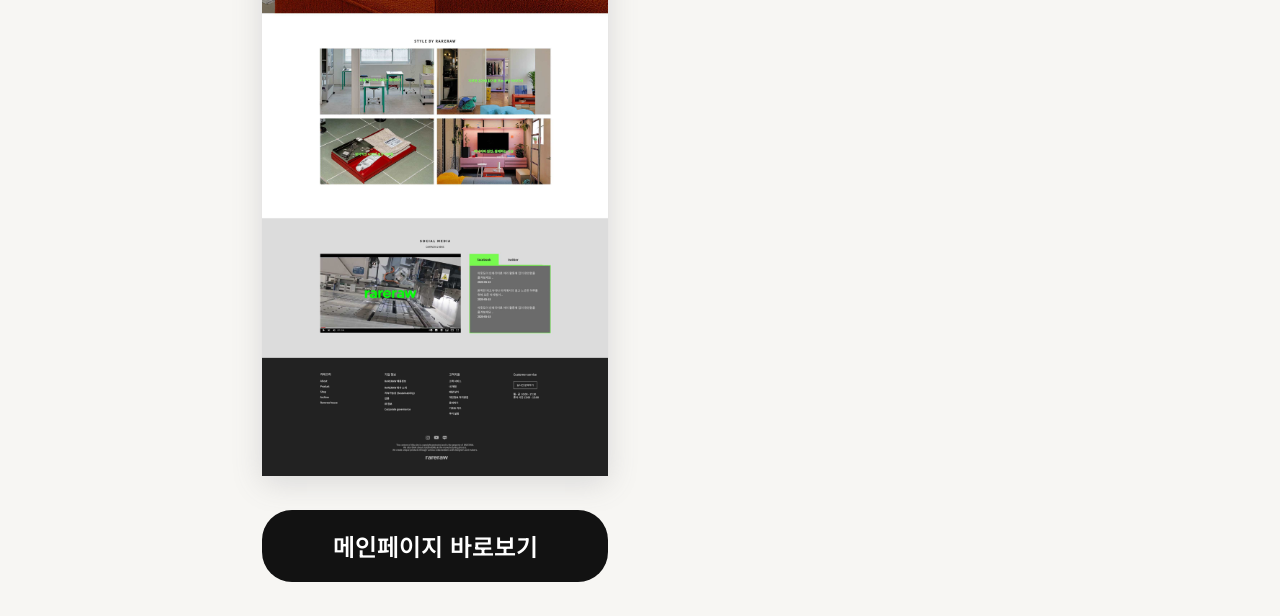
<file: portfolio-2026/project__rareraw.html>
<!DOCTYPE html>
<html lang="ko">
<head>
    <meta charset="UTF-8">
    <meta name="viewport" content="width=device-width, initial-scale=1.0">
    <title>레어로우 웹 페이지 리뉴얼 | 장지영 포트폴리오</title>
    <link rel="icon" href="./images/favicon.ico">
    <link rel="stylesheet" href="./style.css">
    <link rel="stylesheet" href="./sub__projectpage.css">
    <link rel="stylesheet" href="https://code.ionicframework.com/ionicons/2.0.1/css/ionicons.min.css">
    <link rel="preconnect" href="https://fonts.googleapis.com">
    <link rel="preconnect" href="https://fonts.gstatic.com" crossorigin>
    <link href="https://fonts.googleapis.com/css2?family=Noto+Sans+KR:wght@100..900&display=swap" rel="stylesheet">
</head>
<body>
    <div id="rw_wrap">
        <header id="header" role="banner">
            <div class="inner">
                <h1 class="logo">
                    <a href="./index.html" aria-label="포트폴리오 메인으로 이동">
                        <img src="images/logo.png" alt="장지영 포트폴리오 로고">
                    </a>
                </h1>
                <p class="header__tagline">Jiyeong's Portfolio</p>
                <nav role="navigation" aria-label="주요 메뉴">
                    <ul>
                        <li><a href="./index.html#header">Home</a></li>
                        <li><a href="./index.html#projects">Projects</a></li>
                        <li><a href="./index.html#about">About (me)</a></li>
                    </ul>
                </nav>
            </div>
        </header>

        <main id="main" class="rareraw__bg">
            <div class="inner">
                <div class="project__title">
                    <h2>
                        레어로우 <br>
                        웹 사이트 <br>
                        리뉴얼
                    </h2>
                    <a class="site__link" target="_blank" rel="noopener noreferrer" href="https://superji0.github.io/pc_rareraw/">사이트 링크 바로가기</a>
                </div>
                <div class="project__item rw__item">
                    <dl>
                        <dt>사용툴</dt>
                        <dd>
                            <img src="images/html5.png" alt="HTML5">
                            <img src="images/Css3.png" alt="CSS3">
                            <img src="images/JavaScript.png" alt="JavaScript">
                        </dd>
                        <dt>디자인</dt>
                        <dd class="bar">
                            <div class="graph"><div class="fill">개인 100%</div></div>
                        </dd>
                        <dt>퍼블리싱</dt>
                        <dd class="bar">
                            <div class="graph"><div class="fill">개인 100%</div></div>
                        </dd>
                    </dl>
                </div>
            </div>
        </main>

        <section class="project__link inner" aria-label="레어로우 프로젝트 페이지 링크">
            <ul>
                <li>
                    <img src="./images/rareraw_screen01.jpg" alt="레어로우 메인페이지 스크린샷" loading="lazy">
                    <a target="_blank" rel="noopener noreferrer" href="https://superji0.github.io/pc_rareraw/" class="site__link">메인페이지 바로보기</a>
                </li>
                <li>
                    <img src="./images/rareraw_screen02.png" alt="레어로우 로그인페이지 스크린샷" loading="lazy">
                    <a target="_blank" rel="noopener noreferrer" href="https://superji0.github.io/pc_rareraw/login.html" class="site__link">로그인페이지 바로보기</a>
                </li>
            </ul>
        </section>
    </div>

    <script>
    const header = document.querySelector('#header');
    const gnbLinks = document.querySelectorAll('#header nav li a');

    window.addEventListener('scroll', function () {
        const scrollPosition = window.scrollY;
        if (scrollPosition > 0) {
            header.classList.add('on');
            header.style.transition = '0.2s ease-in';
            document.querySelector('.logo').style.display = 'none';
            gnbLinks.forEach(function (link) { link.classList.add('on'); });
        } else {
            header.classList.remove('on');
            document.querySelector('.logo').style.display = 'block';
            gnbLinks.forEach(function (link) { link.classList.remove('on'); });
        }
    });
    </script>
</body>
</html>
</file>
<file: portfolio-2026/style.css>
/* =========================================================
   Design System — 장지영 포트폴리오
   Concept: Editorial Minimal / 감도 높은 에디토리얼 미니멀
   ========================================================= */

/* ─────────────────────────────────────────────
   0. Design Tokens (디자인 변수)
───────────────────────────────────────────── */
:root {
    /* Color */
    --bg:          #f7f6f3;      /* 따뜻한 페이퍼 화이트 */
    --surface:     #ffffff;
    --fg:          #111111;      /* 거의 블랙 */
    --fg-muted:    #777777;
    --fg-faint:    #aaaaaa;
    --border:      #e4e2db;
    --border-dark: #c8c5bc;

    /* Accent */
    --accent:      #111111;      /* 주요 인터랙션 색상 */
    --teal:        #0891b2;      /* 강조 포인트 */
    --teal-dim:    rgba(8, 145, 178, 0.12);

    /* Typography */
    --font:        "Noto Sans KR", -apple-system, BlinkMacSystemFont, "Segoe UI", sans-serif;
    --font-script: "Pinyon Script", cursive;

    /* Radius */
    --r-sm:   8px;
    --r-md:   16px;
    --r-lg:   28px;
    --r-pill: 999px;
    --r-full: 50%;

    /* Shadow */
    --shadow-sm:  0 2px 8px rgba(17,17,17,0.06);
    --shadow-md:  0 8px 32px rgba(17,17,17,0.08);
    --shadow-lg:  0 20px 60px rgba(17,17,17,0.10);
    --shadow-neu: 6px 6px 16px #e0dfd8, -6px -6px 16px #ffffff;

    /* Transition */
    --ease:       cubic-bezier(0.4, 0, 0.2, 1);
    --ease-spring: cubic-bezier(0.34, 1.56, 0.64, 1);
    --t-fast:   0.15s;
    --t-mid:    0.3s;
    --t-slow:   0.55s;
}


/* ─────────────────────────────────────────────
   1. Reset & Base
───────────────────────────────────────────── */
*, *::before, *::after {
    box-sizing: border-box;
    margin: 0;
    padding: 0;
}

html { scroll-behavior: smooth; }

body {
    font-family: var(--font);
    background-color: var(--bg);
    color: var(--fg);
    line-height: 1.65;
    -webkit-font-smoothing: antialiased;
    overflow-x: hidden;
}

ul, ol { list-style: none; }

img {
    display: block;
    max-width: 100%;
    height: auto;
    border: 0;
}

a {
    text-decoration: none;
    color: var(--fg);
    font-weight: 600;
    transition: color var(--t-fast) var(--ease);
}

a:hover { color: var(--teal); }

a:focus-visible {
    outline: 2px solid var(--teal);
    outline-offset: 3px;
    border-radius: 4px;
}

.blind {
    position: absolute;
    width: 1px; height: 1px;
    overflow: hidden;
    clip: rect(0,0,0,0);
    white-space: nowrap;
}


/* ─────────────────────────────────────────────
   2. Layout Utilities
───────────────────────────────────────────── */
#wrap { overflow-x: hidden; }

.inner {
    width: min(90%, 1400px);
    margin-inline: auto;
}

.project__num {
    font-family: var(--font-script);
    font-weight: 900;
    color: var(--fg-muted);
}


/* ─────────────────────────────────────────────
   3. Header
───────────────────────────────────────────── */
#header {
    position: fixed;
    inset-inline: 0;
    top: 24px;
    z-index: 900;
    transition: top var(--t-mid) var(--ease),
                background-color var(--t-mid) var(--ease);
}

#header .inner {
    display: flex;
    align-items: center;
    justify-content: space-between;
}

.logo {
    width: 90px;
    flex-shrink: 0;
    transition: opacity var(--t-mid) var(--ease);
}

.logo a img { width: 100%; }

.header__tagline {
    font-size: 0.8rem;
    font-weight: 500;
    letter-spacing: 0.04em;
    color: var(--fg-muted);
    margin-inline-start: 32px;
}

#header nav ul {
    display: flex;
    align-items: center;
    gap: 0.25rem;
}

#header nav ul li a {
    display: inline-block;
    padding: 0.4rem 1rem;
    font-size: 0.85rem;
    font-weight: 500;
    letter-spacing: 0.02em;
    border-radius: var(--r-pill);
    transition: background-color var(--t-fast) var(--ease),
                color var(--t-fast) var(--ease);
}

#header nav ul li a:hover {
    background-color: rgba(17,17,17,0.06);
    color: var(--fg);
}

/* 스크롤 후 헤더 */
#header.on {
    top: 0;
    background-color: rgba(17,17,17,0.96);
    backdrop-filter: blur(12px);
    -webkit-backdrop-filter: blur(12px);
    box-shadow: 0 1px 0 rgba(255,255,255,0.08);
}

#header.on nav ul li a {
    color: rgba(255,255,255,0.75);
}

#header.on nav ul li a:hover {
    background-color: rgba(255,255,255,0.10);
    color: #fff;
}

#header.on nav li a.on { color: #fff; }


/* ─────────────────────────────────────────────
   4. Hero — 비주얼 섹션
───────────────────────────────────────────── */
#visual {
    position: relative;
    width: 100vw;
    height: 100vh;
    padding-inline-start: 10%;
    display: flex;
    flex-direction: column;
    justify-content: flex-end;
    padding-block-end: 12vh;
    overflow: hidden;
}

.visual__title {
    mix-blend-mode: difference;
    color: #fff;
    font-weight: 800;
    white-space: nowrap;
    line-height: 0.95;
}

.visual__title div {
    display: flex;
    align-items: baseline;
    gap: 0.2em;
}

/* "Welcome to my" 라인 */
.visual__title div:first-child {
    font-size: clamp(3.5rem, 7.5vw, 9.5rem);
    letter-spacing: -0.03em;
}

/* "Portfolio" 라인 — 스크립트 폰트 */
.visual__title div:last-child {
    margin-top: 0.08em;
}

.visual__title div:last-child span {
    font-family: var(--font-script);
    font-size: clamp(5rem, 11.5vw, 14rem);
    letter-spacing: 0.02em;
    font-weight: 400;
}

/* 장식 SVG 선 */
#visual svg {
    position: absolute;
    inset: 0;
    width: 100%;
    height: 100%;
    z-index: -1;
    pointer-events: none;
}

.v1 {
    stroke: var(--teal);
    animation: drawLine 3.5s infinite ease-in-out alternate;
}

@keyframes drawLine {
    from { stroke-dashoffset: 750; opacity: 0.3; }
    to   { stroke-dashoffset: 0;   opacity: 0.7; }
}

/* 뉴모피즘 원형 배경 */
.visual__bg {
    position: absolute;
    right: 8%;
    top: 15%;
    width: clamp(300px, 40vw, 560px);
    height: clamp(300px, 40vw, 560px);
    z-index: -1;
    border-radius: var(--r-full);
    background: linear-gradient(145deg, #ebebeb, #ffffff);
    box-shadow: 20px 20px 60px #d9d8d5, -20px -20px 60px #ffffff;
}

/* 히어로 하단 스크롤 힌트 */
#visual::after {
    content: 'scroll';
    position: absolute;
    bottom: 40px;
    right: 10%;
    font-size: 0.7rem;
    letter-spacing: 0.2em;
    text-transform: uppercase;
    color: var(--fg-faint);
    writing-mode: vertical-rl;
    animation: fadeUpDown 2s ease-in-out infinite;
}

@keyframes fadeUpDown {
    0%, 100% { opacity: 0.4; transform: translateY(0); }
    50%       { opacity: 0.9; transform: translateY(6px); }
}


/* ─────────────────────────────────────────────
   5. 섹션 전환 패널 (퍼블리싱 / 디자인 / 어바웃)
───────────────────────────────────────────── */
.index__publishing,
.index__design,
.index__about {
    position: relative;
    height: 100vh;
    width: 100%;
    overflow: hidden;
    clip-path: polygon(4% 8%, 96% 8%, 96% 92%, 4% 92%);
    border-radius: 4px;
}

.index__publishing__overlay,
.index__design__overlay,
.index__about__overlay {
    position: absolute;
    inset: 0;
    z-index: 2;
    background-color: #0a0a0a;
    opacity: 0;
}

/* 텍스처 레이어 */
.index__publishing__overlay::after,
.index__design__overlay::after,
.index__about__overlay::after {
    content: '';
    position: absolute;
    inset: 0;
    background-image: url("data:image/svg+xml,%3Csvg xmlns='http://www.w3.org/2000/svg' width='300' height='300'%3E%3Cfilter id='n'%3E%3CfeTurbulence type='fractalNoise' baseFrequency='0.65' numOctaves='3' stitchTiles='stitch'/%3E%3C/filter%3E%3Crect width='300' height='300' filter='url(%23n)' opacity='0.04'/%3E%3C/svg%3E");
    opacity: 0.15;
    pointer-events: none;
}

.index__publishing__text,
.index__design__text,
.index__about__text {
    position: absolute;
    left: 50%;
    top: 50%;
    transform: translate(-50%, -50%);
    z-index: 3;
    text-align: center;
    opacity: 0;
    color: #fff;
    pointer-events: none;
}

.index__publishing__text .project__num,
.index__design__text .project__num,
.index__about__text .project__num {
    font-size: 3rem;
    color: rgba(255,255,255,0.35);
    margin-bottom: 0.5rem;
    display: block;
}

.index__publishing__text h2,
.index__design__text h2,
.index__about__text h2 {
    font-size: clamp(3rem, 6vw, 7rem);
    font-weight: 800;
    letter-spacing: -0.04em;
    line-height: 1;
    color: #fff;
}

/* 퍼블리싱 — 가로 스크롤 텍스트 효과 */
.index__publishing .text__block {
    position: relative;
    z-index: 1;
    display: flex;
    align-items: center;
    height: 100%;
}

.text__container {
    width: 100%;
    overflow: hidden;
    padding-block: 3rem;
}

.text__effect {
    text-align: center;
    pointer-events: none;
}

.text__effect p {
    font-size: clamp(1.5rem, 3.5vw, 3.5rem);
    font-weight: 700;
    letter-spacing: -0.03em;
    line-height: 1.2;
    white-space: nowrap;
    color: rgba(255,255,255,0.12);
}


/* ─────────────────────────────────────────────
   6. 퍼블리싱 프로젝트 그리드
───────────────────────────────────────────── */
.publising__wrap {
    padding-block: 8rem 10rem;
}

.publishing__con {
    display: grid;
    grid-template-columns: 1fr 1fr;
}

.publishing__con .con__tilte {
    display: flex;
    flex-direction: column;
    justify-content: center;
    padding: 4rem 5%;
    position: relative;
    transition: opacity 0.6s var(--ease), transform 0.6s var(--ease);
}

.publishing__con .con__tilte.on {
    opacity: 0;
    transform: translateX(12%);
    pointer-events: none;
}

.publishing__con .con__tilte h3 {
    font-size: clamp(1.8rem, 3.5vw, 3.2rem);
    font-weight: 800;
    letter-spacing: -0.04em;
    line-height: 1.15;
    margin-bottom: 1.5rem;
}

.publishing__con .con__tilte span {
    display: inline-block;
    padding: 0.3rem 0.75rem;
    margin: 0 4px 6px 0;
    background: var(--fg);
    color: #fff;
    font-size: 0.75rem;
    font-weight: 500;
    letter-spacing: 0.02em;
    border-radius: 4px;
}

.publishing__con .con__sum {
    position: relative;
    overflow: hidden;
    aspect-ratio: 4 / 3;
    cursor: pointer;
}

.publishing__con .con__sum a {
    display: block;
    width: 100%;
    height: 100%;
}

.publishing__con .con__sum .menu {
    width: 100%;
    height: 100%;
    position: relative;
    overflow: hidden;
}

.publishing__con .con__sum .menu > img {
    width: 100%;
    height: 100%;
    object-fit: cover;
    transition: transform 0.7s var(--ease);
}

.publishing__con .con__sum:hover .menu > img {
    transform: scale(1.04);
}

.publishing__con .con__sum .con_logo {
    position: absolute;
    inset: 0;
    top: 100%;
    display: flex;
    align-items: center;
    justify-content: center;
    background: rgba(10,10,10,0.85);
    backdrop-filter: blur(8px);
    transition: top 0.5s var(--ease);
}

.publishing__con .con__sum .con_logo img {
    width: 50%;
    max-width: 160px;
    filter: brightness(0) invert(1);
}

.publishing__con .con__sum:hover .con_logo {
    top: 0;
}

/* 그리드 정렬 — 짝수 아이템 배치 */
.publishing__con li:nth-child(1) { order: 1; }
.publishing__con li:nth-child(2) { order: 2; }
.publishing__con li:nth-child(3) { order: 4; }
.publishing__con li:nth-child(4) { order: 3; }

/* 커스텀 커서 */
.cursor {
    position: fixed;
    z-index: 9999;
    top: 0; left: 0;
    transform: translate(-50%, -50%);
    pointer-events: none;
    mix-blend-mode: difference;
}

.cursor .bg {
    width: 100px; height: 100px;
    border-radius: var(--r-full);
    font-size: 13px;
    font-weight: 700;
    letter-spacing: 0.02em;
    text-align: center;
    line-height: 100px;
    color: #fff;
    background: var(--fg);
    transform: scale(0);
    transition: transform 0.4s var(--ease-spring);
}

.cursor.on .bg { transform: scale(1); }


/* ─────────────────────────────────────────────
   7. React / Featured 프로젝트
───────────────────────────────────────────── */
.featured-project {
    padding-block: 8rem 10rem;
    background: linear-gradient(180deg, var(--bg) 0%, #eef2f7 100%);
    position: relative;
    overflow: hidden;
}

.featured-project::before {
    content: '';
    position: absolute;
    right: -10%;
    top: 10%;
    width: 50vw;
    height: 50vw;
    border-radius: var(--r-full);
    background: radial-gradient(circle, rgba(8,145,178,0.06) 0%, transparent 70%);
    pointer-events: none;
}

.featured-project__header {
    margin-bottom: 3rem;
}

.featured-project__header .project__num {
    font-size: 1rem;
    font-family: var(--font);
    font-weight: 700;
    letter-spacing: 0.15em;
    text-transform: uppercase;
    color: var(--teal);
    display: inline-flex;
    align-items: center;
    gap: 0.5rem;
    margin-bottom: 0.75rem;
}

.featured-project__header .project__num::before {
    content: '';
    display: block;
    width: 24px;
    height: 2px;
    background: var(--teal);
    border-radius: 2px;
}

.featured-project__header h2 {
    font-size: clamp(2.2rem, 4.5vw, 4rem);
    font-weight: 800;
    letter-spacing: -0.04em;
    line-height: 1.1;
}

.featured-project__card {
    display: grid;
    grid-template-columns: 1fr 380px;
    gap: 4rem;
    align-items: center;
    background: var(--surface);
    border-radius: var(--r-md);
    padding: 3.5rem;
    box-shadow: var(--shadow-lg);
    border: 1px solid var(--border);
    position: relative;
    overflow: hidden;
}

/* 카드 상단 포인트 선 */
.featured-project__card::before {
    content: '';
    position: absolute;
    inset-inline: 0;
    top: 0;
    height: 3px;
    background: linear-gradient(90deg, var(--teal), #0ea5e9, transparent);
    border-radius: var(--r-md) var(--r-md) 0 0;
}

.featured-project__title {
    font-size: clamp(1.6rem, 3vw, 2.6rem);
    font-weight: 800;
    letter-spacing: -0.04em;
    line-height: 1.2;
    margin-bottom: 1.25rem;
}

.featured-project__desc {
    font-size: 0.95rem;
    line-height: 1.85;
    color: var(--fg-muted);
    font-weight: 400;
    margin-bottom: 2rem;
}

.featured-project__stack {
    display: flex;
    flex-wrap: wrap;
    gap: 0.5rem;
    margin-bottom: 2.5rem;
}

.featured-project__stack li {
    padding: 0.3rem 0.9rem;
    background: var(--teal-dim);
    color: var(--teal);
    border-radius: var(--r-pill);
    font-size: 0.78rem;
    font-weight: 600;
    letter-spacing: 0.02em;
    border: 1px solid rgba(8,145,178,0.2);
}

.featured-project__links {
    display: flex;
    gap: 0.75rem;
}

.featured-project__btn {
    display: inline-flex;
    align-items: center;
    gap: 0.4rem;
    padding: 0.75rem 2rem;
    border-radius: var(--r-pill);
    font-size: 0.875rem;
    font-weight: 700;
    letter-spacing: 0.02em;
    transition: all var(--t-mid) var(--ease);
}

.featured-project__btn--primary {
    background: var(--fg);
    color: #fff;
    border: 2px solid var(--fg);
}

.featured-project__btn--primary:hover {
    background: var(--teal);
    border-color: var(--teal);
    color: #fff;
    transform: translateY(-2px);
    box-shadow: 0 8px 24px rgba(8,145,178,0.3);
}

.featured-project__btn--secondary {
    background: transparent;
    color: var(--fg);
    border: 2px solid var(--border-dark);
}

.featured-project__btn--secondary:hover {
    background: var(--fg);
    border-color: var(--fg);
    color: #fff;
    transform: translateY(-2px);
}

/* 미니 대시보드 프리뷰 */
.featured-project__preview { align-self: stretch; }

.featured-project__mockup {
    width: 100%;
    height: 100%;
    min-height: 240px;
    display: flex;
    border-radius: var(--r-md);
    overflow: hidden;
    border: 1px solid var(--border);
    box-shadow: var(--shadow-sm);
}

.mockup__sidebar {
    width: 56px;
    background: #0f1d3d;
    flex-shrink: 0;
    display: flex;
    flex-direction: column;
    padding: 16px 12px;
    gap: 10px;
}

.mockup__sidebar::before {
    content: '';
    display: block;
    width: 32px;
    height: 4px;
    border-radius: 2px;
    background: rgba(255,255,255,0.25);
}

.mockup__sidebar::after {
    content: '';
    display: block;
    width: 32px;
    height: 28px;
    border-radius: 6px;
    background: var(--teal);
    opacity: 0.8;
}

.mockup__content {
    flex: 1;
    padding: 16px;
    background: #f4f7fb;
    display: flex;
    flex-direction: column;
    gap: 10px;
}

.mockup__bar {
    height: 10px;
    background: #dde4f0;
    border-radius: 4px;
}

.mockup__grid {
    display: grid;
    grid-template-columns: repeat(3, 1fr);
    gap: 8px;
    flex: 1;
}

.mockup__card {
    background: #fff;
    border-radius: 8px;
    border: 1px solid #e8edf5;
}


/* ─────────────────────────────────────────────
   8. 디자인 갤러리
───────────────────────────────────────────── */
.design__wrap {
    padding-block: 4rem 10rem;
}

.design__wrap ul {
    display: grid;
    grid-template-columns: repeat(3, 1fr);
    gap: 1.25rem;
}

.design__wrap ul li {
    position: relative;
    overflow: hidden;
    border-radius: var(--r-sm);
    background: var(--border);
    cursor: pointer;
}

.design__wrap ul li img {
    width: 100%;
    aspect-ratio: 4 / 3;
    object-fit: cover;
    display: block;
    transition: transform 0.6s var(--ease);
}

.design__wrap ul li:hover img {
    transform: scale(1.06);
}

/* 호버 오버레이 */
.design__wrap ul li::after {
    content: attr(data-title);
    position: absolute;
    inset: 0;
    display: flex;
    align-items: flex-end;
    padding: 1.25rem;
    background: linear-gradient(0deg, rgba(10,10,10,0.7) 0%, transparent 60%);
    color: #fff;
    font-size: 0.85rem;
    font-weight: 600;
    opacity: 0;
    transition: opacity 0.3s var(--ease);
}

.design__wrap ul li:hover::after {
    opacity: 1;
}

.design__wrap li h3 {
    font-size: clamp(0.9rem, 1.5vw, 1.25rem);
    font-weight: 700;
    letter-spacing: -0.02em;
    padding: 0.75rem;
}

.design__wrap .project__num {
    font-size: 0.85rem;
    padding: 0.5rem 0.75rem 0;
    display: block;
    color: var(--fg-faint);
}

/* 첫 아이템 2열 차지 — 강조 효과 */
.design__wrap ul li:first-child {
    grid-column: span 2;
}

.design__wrap ul li:first-child img {
    aspect-ratio: 8 / 3;
}


/* ─────────────────────────────────────────────
   9. About — 프로필 섹션
───────────────────────────────────────────── */
.about__wrap {
    padding-block: 8rem 10rem;
}

.about__con {
    display: grid;
    grid-template-columns: 320px 1fr;
    gap: 6rem;
    align-items: center;
}

.about__profile img {
    width: 100%;
    border-radius: var(--r-md);
    box-shadow: var(--shadow-md);
    border: 1px solid var(--border);
    aspect-ratio: 1;
    object-fit: cover;
    object-position: top;
}

.about__name {
    display: block;
    font-size: clamp(2rem, 4vw, 3.5rem);
    font-weight: 800;
    letter-spacing: -0.04em;
    line-height: 1;
    margin-bottom: 0.75rem;
}

.about__name span {
    display: inline-block;
    margin-inline-start: 1rem;
    font-size: 0.95rem;
    font-weight: 400;
    letter-spacing: 0.04em;
    color: var(--fg-muted);
    vertical-align: middle;
}

.about__role {
    font-size: 0.9rem;
    font-weight: 500;
    color: var(--teal);
    letter-spacing: 0.08em;
    text-transform: uppercase;
    margin-bottom: 2.5rem;
    display: flex;
    align-items: center;
    gap: 0.5rem;
}

.about__role::before {
    content: '';
    display: block;
    width: 20px;
    height: 2px;
    background: var(--teal);
    border-radius: 2px;
}

.about__list {
    display: flex;
    flex-direction: column;
    gap: 1rem;
}

.about__list li {
    display: flex;
    align-items: center;
    gap: 1rem;
    font-size: 0.95rem;
    color: var(--fg-muted);
    padding-bottom: 1rem;
    border-bottom: 1px solid var(--border);
}

.about__list li:last-child {
    border-bottom: none;
    padding-bottom: 0;
}

.about__label {
    display: inline-block;
    min-width: 50px;
    font-weight: 700;
    font-size: 0.78rem;
    letter-spacing: 0.06em;
    text-transform: uppercase;
    color: var(--teal);
    background: var(--teal-dim);
    border-radius: var(--r-pill);
    padding: 0.2rem 0.7rem;
    flex-shrink: 0;
}


/* ─────────────────────────────────────────────
   10. Skills — 그리드 카드
───────────────────────────────────────────── */
.skills__wrap {
    padding-block: 2rem 10rem;
}

.skills__header {
    margin-bottom: 3.5rem;
}

.skills__header .project__num {
    font-size: 1rem;
    font-family: var(--font);
    font-weight: 700;
    letter-spacing: 0.15em;
    text-transform: uppercase;
    color: var(--teal);
    display: inline-flex;
    align-items: center;
    gap: 0.5rem;
    margin-bottom: 0.75rem;
}

.skills__header .project__num::before {
    content: '';
    display: block;
    width: 24px;
    height: 2px;
    background: var(--teal);
    border-radius: 2px;
}

.skills__header h2 {
    font-size: clamp(2.2rem, 4.5vw, 4rem);
    font-weight: 800;
    letter-spacing: -0.04em;
    line-height: 1.1;
}

.skills__grid {
    display: grid;
    grid-template-columns: repeat(3, 1fr);
    gap: 1.25rem;
}

.skill-card {
    background: var(--surface);
    border: 1px solid var(--border);
    border-radius: var(--r-md);
    padding: 1.75rem;
    transition: transform var(--t-mid) var(--ease),
                box-shadow var(--t-mid) var(--ease),
                border-color var(--t-mid) var(--ease);
    position: relative;
    overflow: hidden;
}

.skill-card::before {
    content: '';
    position: absolute;
    inset-inline: 0;
    bottom: 0;
    height: 3px;
    background: var(--border);
    transition: background var(--t-mid) var(--ease);
    border-radius: 0 0 var(--r-md) var(--r-md);
}

.skill-card:hover {
    transform: translateY(-4px);
    box-shadow: var(--shadow-md);
    border-color: var(--border-dark);
}

.skill-card:hover::before {
    background: var(--teal);
}

/* 하이라이트 카드 (React) */
.skill-card--highlight {
    background: linear-gradient(135deg, #f0f9ff, #e0f2fe);
    border-color: rgba(8,145,178,0.25);
}

.skill-card--highlight::before {
    background: var(--teal);
}

.skill-card img {
    width: 48px;
    height: 48px;
    object-fit: contain;
    margin-bottom: 1rem;
}

.skill-card h3 {
    font-size: 1rem;
    font-weight: 700;
    letter-spacing: -0.02em;
    margin-bottom: 0.5rem;
    color: var(--fg);
}

.skill-card p {
    font-size: 0.82rem;
    line-height: 1.65;
    color: var(--fg-muted);
}


/* ─────────────────────────────────────────────
   11. Footer
───────────────────────────────────────────── */
#footer {
    background: var(--fg);
    color: rgba(255,255,255,0.7);
    padding-block: 5rem 4rem;
    position: relative;
}

.footer__inner {
    display: grid;
    grid-template-columns: 1fr 1fr 1fr;
    gap: 3rem;
    align-items: start;
    padding-bottom: 4rem;
    border-bottom: 1px solid rgba(255,255,255,0.1);
}

.footer__brand img {
    width: 80px;
    filter: brightness(0) invert(1);
    opacity: 0.8;
    margin-bottom: 1rem;
}

.footer__copy {
    font-size: 0.78rem;
    letter-spacing: 0.04em;
    color: rgba(255,255,255,0.35);
}

.footer__section-label {
    font-size: 0.7rem;
    letter-spacing: 0.15em;
    text-transform: uppercase;
    color: rgba(255,255,255,0.35);
    margin-bottom: 1rem;
}

.footer__contact-link {
    display: block;
    font-size: 0.9rem;
    font-weight: 500;
    color: rgba(255,255,255,0.7);
    margin-bottom: 0.5rem;
    transition: color var(--t-fast) var(--ease);
}

.footer__contact-link:hover { color: #fff; }

.footer__nav {
    display: flex;
    flex-direction: column;
    gap: 0.5rem;
    margin-bottom: 1.5rem;
}

.footer__nav a {
    font-size: 0.9rem;
    font-weight: 500;
    color: rgba(255,255,255,0.7);
    transition: color var(--t-fast) var(--ease);
}

.footer__nav a:hover { color: #fff; }

.footer__github {
    display: inline-flex;
    align-items: center;
    gap: 0.5rem;
    font-size: 0.85rem;
    font-weight: 600;
    color: rgba(255,255,255,0.55);
    transition: color var(--t-fast) var(--ease);
    border: 1px solid rgba(255,255,255,0.12);
    padding: 0.5rem 1rem;
    border-radius: var(--r-pill);
    width: fit-content;
}

.footer__github:hover {
    color: #fff;
    border-color: rgba(255,255,255,0.35);
}

.footer__github img {
    width: 18px;
    height: 18px;
    filter: brightness(0) invert(1);
    opacity: 0.7;
}

/* TOP 버튼 */
.top_icon {
    position: fixed;
    right: 28px;
    bottom: 44px;
    width: 44px;
    height: 44px;
    background: rgba(255,255,255,0.9);
    border-radius: var(--r-full);
    display: flex;
    align-items: center;
    justify-content: center;
    box-shadow: 0 4px 16px rgba(0,0,0,0.12);
    z-index: 100;
    transition: background var(--t-mid) var(--ease),
                transform var(--t-mid) var(--ease);
    backdrop-filter: blur(8px);
}

.top_icon:hover {
    background: var(--teal);
    transform: translateY(-3px);
}

.top_icon img {
    width: 18px;
    height: 18px;
    opacity: 0.7;
    transition: opacity var(--t-fast) var(--ease);
}

.top_icon:hover img { opacity: 1; }


/* ─────────────────────────────────────────────
   12. 팝업 모달
───────────────────────────────────────────── */
.pop {
    display: none;
    position: fixed;
    inset: 0;
    z-index: 3000;
    background: rgba(10,10,10,0.95);
    backdrop-filter: blur(16px);
    overflow: auto;
    align-items: center;
    justify-content: center;
    padding: 2rem;
}

.pop .in {
    width: min(1100px, 100%);
    background: var(--surface);
    border-radius: var(--r-md);
    padding: 3rem;
    letter-spacing: -0.02em;
    position: relative;
}

.pop .in strong {
    display: block;
    font-size: clamp(1.5rem, 3vw, 2rem);
    font-weight: 800;
    letter-spacing: -0.04em;
    padding-bottom: 1.25rem;
    margin-bottom: 1.25rem;
    border-bottom: 2px solid var(--fg);
}

.pop .in p {
    display: inline-block;
    font-size: 0.85rem;
    font-weight: 500;
    color: var(--fg-muted);
    margin-top: 0;
}

.pop .in span {
    display: inline-block;
    margin-inline-start: 0.5rem;
    font-size: 0.85rem;
    font-weight: 600;
    color: var(--teal);
}

.close {
    position: fixed;
    right: 2rem;
    top: 2rem;
    z-index: 3001;
    width: 44px;
    height: 44px;
    display: flex;
    align-items: center;
    justify-content: center;
    background: rgba(255,255,255,0.12);
    border-radius: var(--r-full);
    font-size: 0.8rem;
    font-weight: 700;
    letter-spacing: 0.04em;
    color: rgba(255,255,255,0.8);
    transition: background var(--t-fast) var(--ease),
                color var(--t-fast) var(--ease);
}

.close:hover {
    background: rgba(255,255,255,0.25);
    color: #fff;
}

/* 팝업 내 목업 */
.mockup {
    position: relative;
    width: 80%;
    margin: 2rem auto 0;
}

.mockup img { width: 100%; }

.mockup p {
    position: absolute;
    right: 0;
    top: -1.5rem;
    font-size: 0.7rem !important;
    font-weight: 600 !important;
    letter-spacing: 0.1em;
    text-transform: uppercase;
    color: var(--fg-muted) !important;
    border-bottom: 2px solid var(--teal);
    padding-bottom: 2px;
    margin-top: 0;
}

.mockup .item {
    position: absolute;
    left: 50%;
    top: 15.8%;
    transform: translateX(-50%);
    width: 567px;
    height: 323px;
    overflow-y: scroll;
}

.mockup .item2 {
    margin-top: 40px;
    box-shadow: var(--shadow-md);
    border-radius: var(--r-sm);
}

.mockup .item::-webkit-scrollbar { width: 6px; }
.mockup .item::-webkit-scrollbar-track { background: transparent; }
.mockup .item::-webkit-scrollbar-thumb { background: var(--teal); border-radius: 4px; }
.mockup .item img { width: 100%; height: fit-content; display: block; }


/* ─────────────────────────────────────────────
   13. Responsive — 반응형
───────────────────────────────────────────── */

/* 1280px 이하 */
@media (max-width: 1280px) {
    .skills__grid { grid-template-columns: repeat(3, 1fr); }
    .featured-project__card { grid-template-columns: 1fr 300px; gap: 3rem; }
}

/* 1024px 이하 — 태블릿 */
@media (max-width: 1024px) {
    .inner { width: 92%; }

    #header .header__tagline { display: none; }

    .visual__bg {
        width: clamp(200px, 35vw, 380px);
        height: clamp(200px, 35vw, 380px);
    }

    .featured-project__card {
        grid-template-columns: 1fr;
        padding: 2.5rem;
    }

    .featured-project__preview { display: none; }

    .about__con {
        grid-template-columns: 260px 1fr;
        gap: 4rem;
    }

    .skills__grid { grid-template-columns: repeat(2, 1fr); }

    .design__wrap ul { grid-template-columns: repeat(2, 1fr); }
    .design__wrap ul li:first-child { grid-column: span 2; }

    .footer__inner { grid-template-columns: 1fr 1fr; gap: 2rem; }

    .publishing__con { grid-template-columns: 1fr 1fr; }
}

/* 768px 이하 — 모바일 */
@media (max-width: 768px) {
    .inner { width: 94%; }

    #header { top: 12px; }

    #header .inner { flex-wrap: nowrap; gap: 1rem; }

    #header nav ul li a {
        padding: 0.35rem 0.6rem;
        font-size: 0.78rem;
    }

    .logo { width: 70px; }

    #visual {
        padding-inline-start: 6%;
        padding-block-end: 8vh;
    }

    #visual::after { display: none; }

    .visual__bg { display: none; }

    .index__publishing,
    .index__design,
    .index__about {
        clip-path: polygon(2% 4%, 98% 4%, 98% 96%, 2% 96%);
    }

    .publishing__con {
        grid-template-columns: 1fr;
    }

    .publishing__con .con__tilte { padding: 2rem 1.5rem; }

    .publishing__con li:nth-child(1) { order: unset; }
    .publishing__con li:nth-child(2) { order: unset; }
    .publishing__con li:nth-child(3) { order: unset; }
    .publishing__con li:nth-child(4) { order: unset; }

    .featured-project { padding-block: 5rem 6rem; }

    .featured-project__card { padding: 2rem; }

    .featured-project__links { flex-direction: column; }

    .featured-project__btn { justify-content: center; }

    .about__con {
        grid-template-columns: 1fr;
        gap: 2.5rem;
    }

    .about__profile img {
        width: 200px;
        margin: 0 auto;
    }

    .skills__grid { grid-template-columns: repeat(2, 1fr); gap: 0.75rem; }

    .skill-card { padding: 1.25rem; }
    .skill-card img { width: 36px; height: 36px; }

    .design__wrap ul {
        grid-template-columns: 1fr;
    }

    .design__wrap ul li:first-child {
        grid-column: span 1;
    }

    .design__wrap ul li:first-child img {
        aspect-ratio: 4 / 3;
    }

    .footer__inner {
        grid-template-columns: 1fr;
        gap: 2.5rem;
        padding-bottom: 3rem;
    }

    .mockup { width: 95%; }
    .mockup .item { width: 85%; position: relative; left: auto; top: auto; transform: none; height: 200px; }

    .pop .in { padding: 1.75rem; }
}

/* 480px 이하 — 소형 모바일 */
@media (max-width: 480px) {
    .skills__grid { grid-template-columns: 1fr; }
    .featured-project__stack { gap: 0.35rem; }
}
</file>
<file: portfolio-2026/sub__projectpage.css>
/* ==============================================
   서브 프로젝트 페이지 공통 스타일
============================================== */

/* 교보문고 프로젝트 배경 */
.kyobo__bg {
    background: url(./images/mok.png) no-repeat center center;
    background-size: 80%;
    background-attachment: fixed;
    padding: 200px 0;
}

/* 레어로우 프로젝트 배경 */
.rareraw__bg {
    background: url(./images/mockup_rareraw_2.png) no-repeat center center;
    background-size: 60%;
    background-attachment: fixed;
    padding: 200px 0;
}

#rw_wrap .project__link ul { justify-content: center; gap: 4rem; }
#rw_wrap .project__link li { width: 30%; }


/* ==============================================
   공통 컴포넌트
============================================== */
.site__link {
    display: block;
    width: 100%;
    background-color: var(--color-black, #121212);
    color: #fff;
    padding: 1rem;
    border-radius: 30px;
    font-size: 1.5rem;
    text-align: center;
    margin-top: 1rem;
    transition: 0.5s;
}

.site__link:hover {
    background-color: var(--color-accent, #0B97B6);
    color: #fff;
}


/* ==============================================
   프로젝트 상세 레이아웃
============================================== */
#main .inner {
    display: flex;
    justify-content: space-between;
}

#main h2 {
    font-size: clamp(2rem, 5vw, 5rem);
    letter-spacing: -7px;
}

#main .project__title { width: 30%; }

#main .project__item {
    width: 40%;
    margin-top: 20%;
    background-color: rgba(255, 255, 255, 0.9);
    padding: 3rem;
    box-shadow: rgba(100, 100, 111, 0.2) 0px 7px 29px 0px;
}

#main .project__item li:first-child { font-weight: bold; font-size: 1.3rem; }
#main .project__item strong { display: inline-block; margin: 20px 0; }
#main .project__item img { width: 50px; }


/* ==============================================
   프로젝트 스크린샷 링크
============================================== */
.project__link ul {
    display: flex;
    justify-content: space-between;
    flex-wrap: wrap;
    margin-top: 5%;
}

.project__link li { width: 30%; }
.project__link img {
    width: 100%;
    box-shadow: rgba(100, 100, 111, 0.2) 0px 7px 29px 0px;
}

.project__link .site__link { margin: 10% 0; }
.project__link .site__link:hover { color: #fff; }


/* ==============================================
   프로그레스 바
============================================== */
.bar .graph {
    width: 100%;
    height: 20px;
    background: white;
    margin-bottom: 10px;
    text-align: center;
}

.bar .graph .fill {
    width: 100%;
    height: 100%;
    background: var(--color-accent, #0B97B6);
    color: #fff;
    animation: barFill 1s;
    animation-iteration-count: 1;
}

@keyframes barFill {
    0% { width: 0%; }
    100% { width: 100%; }
}

@keyframes progressKB {
    0% { width: 0%; }
    100% { width: 70%; }
}

@keyframes progressRW {
    0% { width: 0%; }
    100% { width: 80%; }
}

.bar .graph .kb { width: 70%; animation: progressKB 1s; }

/* 레어로우 프로그레스 바 */
.rw__item .bar .graph .fill { background: #75fb4c; color: #222; font-weight: 800; }
.rw__item .bar .graph .rw { width: 80%; animation: progressRW 1s; }

dl dt {
    padding-bottom: 5px;
    font-size: 1.3rem;
    font-weight: 600;
    letter-spacing: -2px;
}

.project__visual img { width: 100%; }
.project__link p { padding-top: 5%; text-align: center; }


/* ==============================================
   반응형 (서브 페이지)
============================================== */
@media (max-width: 1024px) {
    .kyobo__bg,
    .rareraw__bg {
        background-size: contain;
        padding: 100px 0;
    }

    #main .inner {
        flex-direction: column;
        align-items: center;
    }

    #main .project__title { width: 100%; text-align: center; }
    #main .project__item { width: 80%; margin-top: 5%; }
}

@media (max-width: 768px) {
    .kyobo__bg,
    .rareraw__bg {
        background-attachment: scroll;
        padding: 80px 0;
    }

    #main .project__item { width: 100%; padding: 1.5rem; }

    .project__link ul { flex-direction: column; gap: 2rem; }
    .project__link li { width: 100%; }

    #rw_wrap .project__link ul { gap: 2rem; }
    #rw_wrap .project__link li { width: 100%; }

    .site__link { font-size: 1.1rem; }
}
</file>
